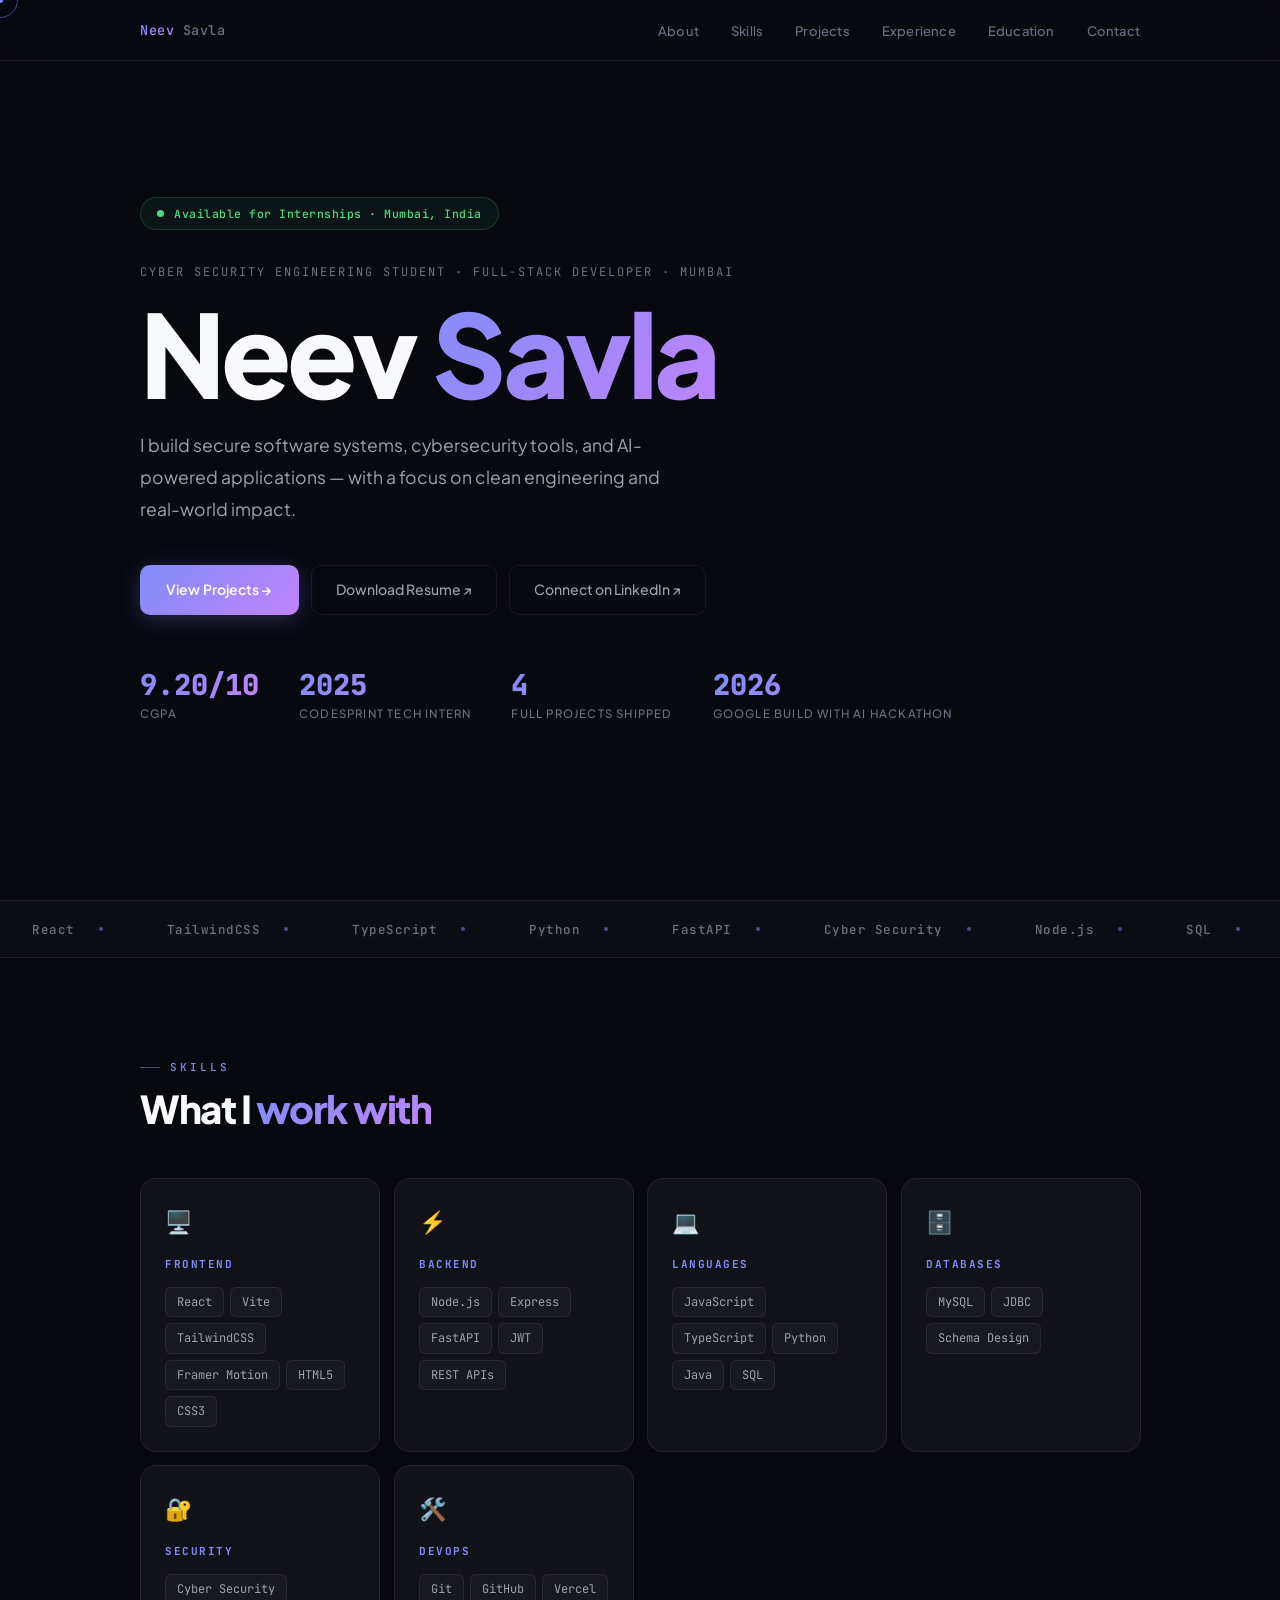
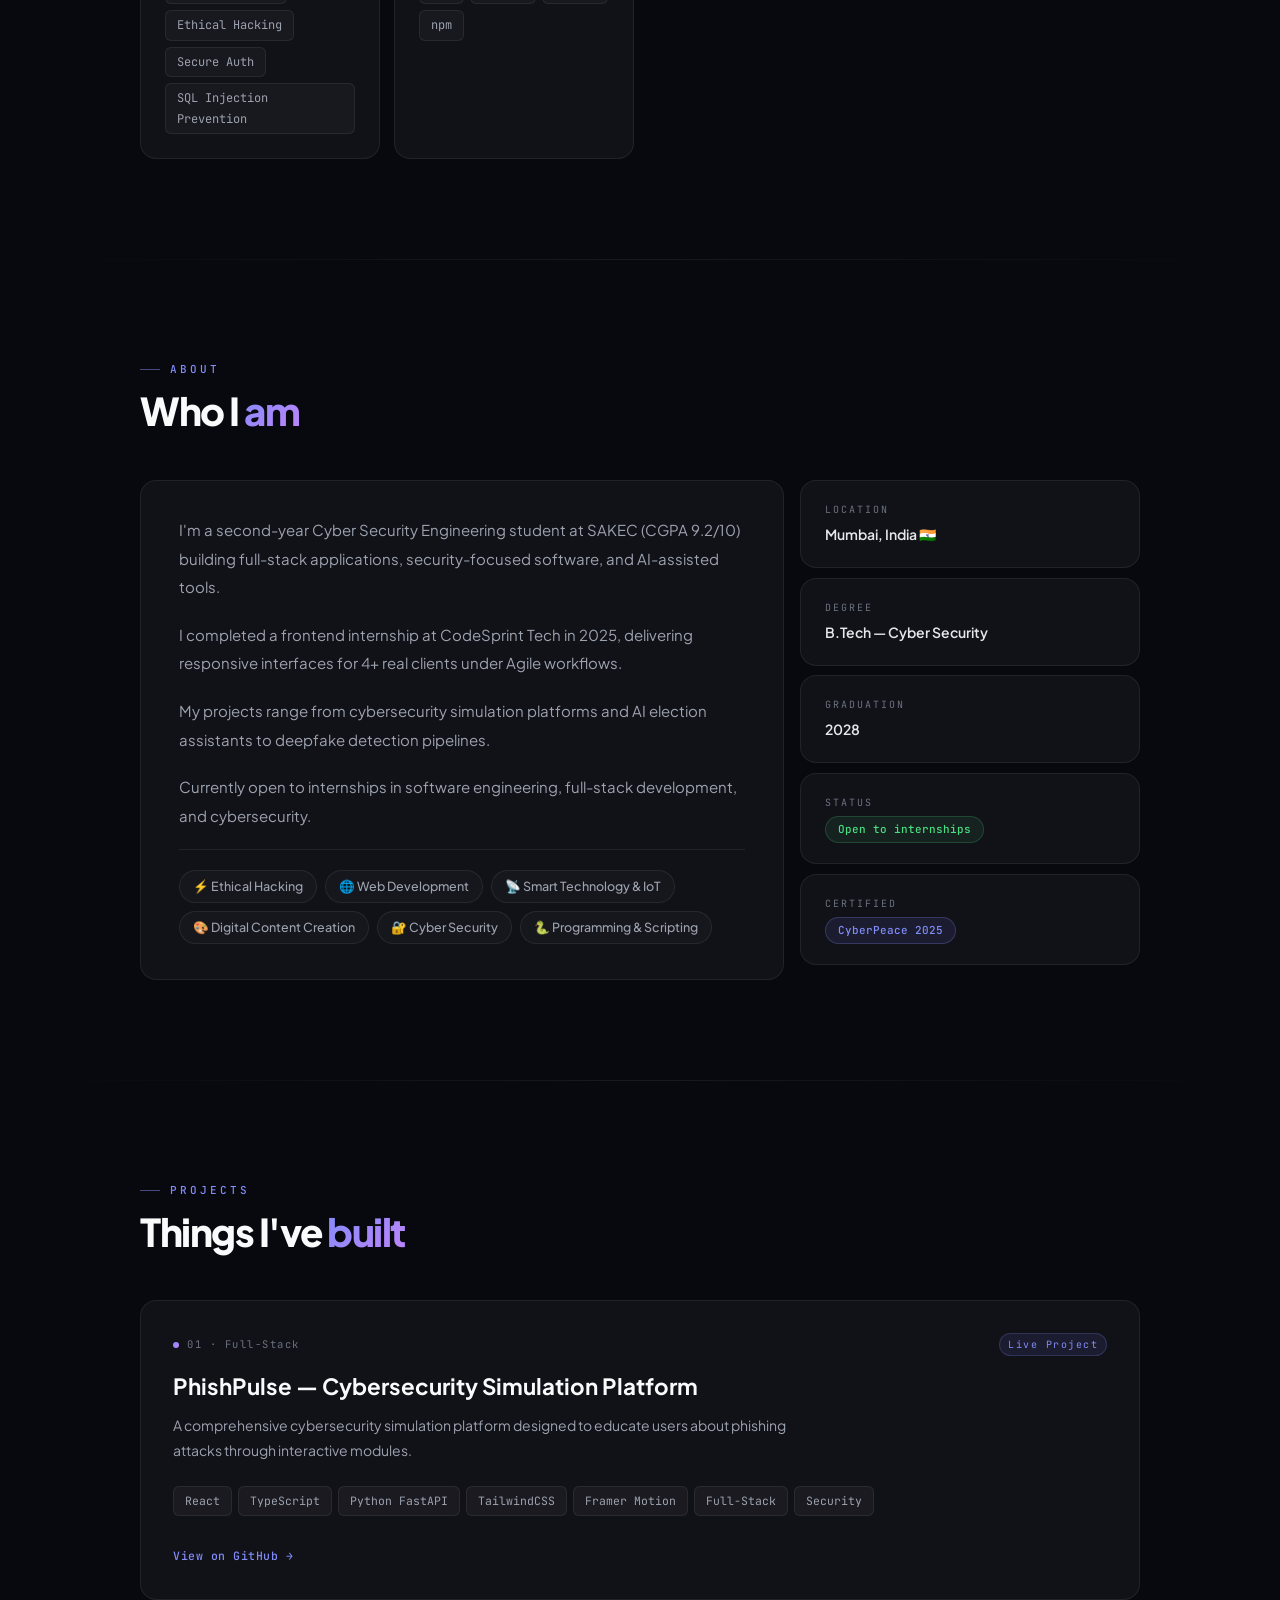
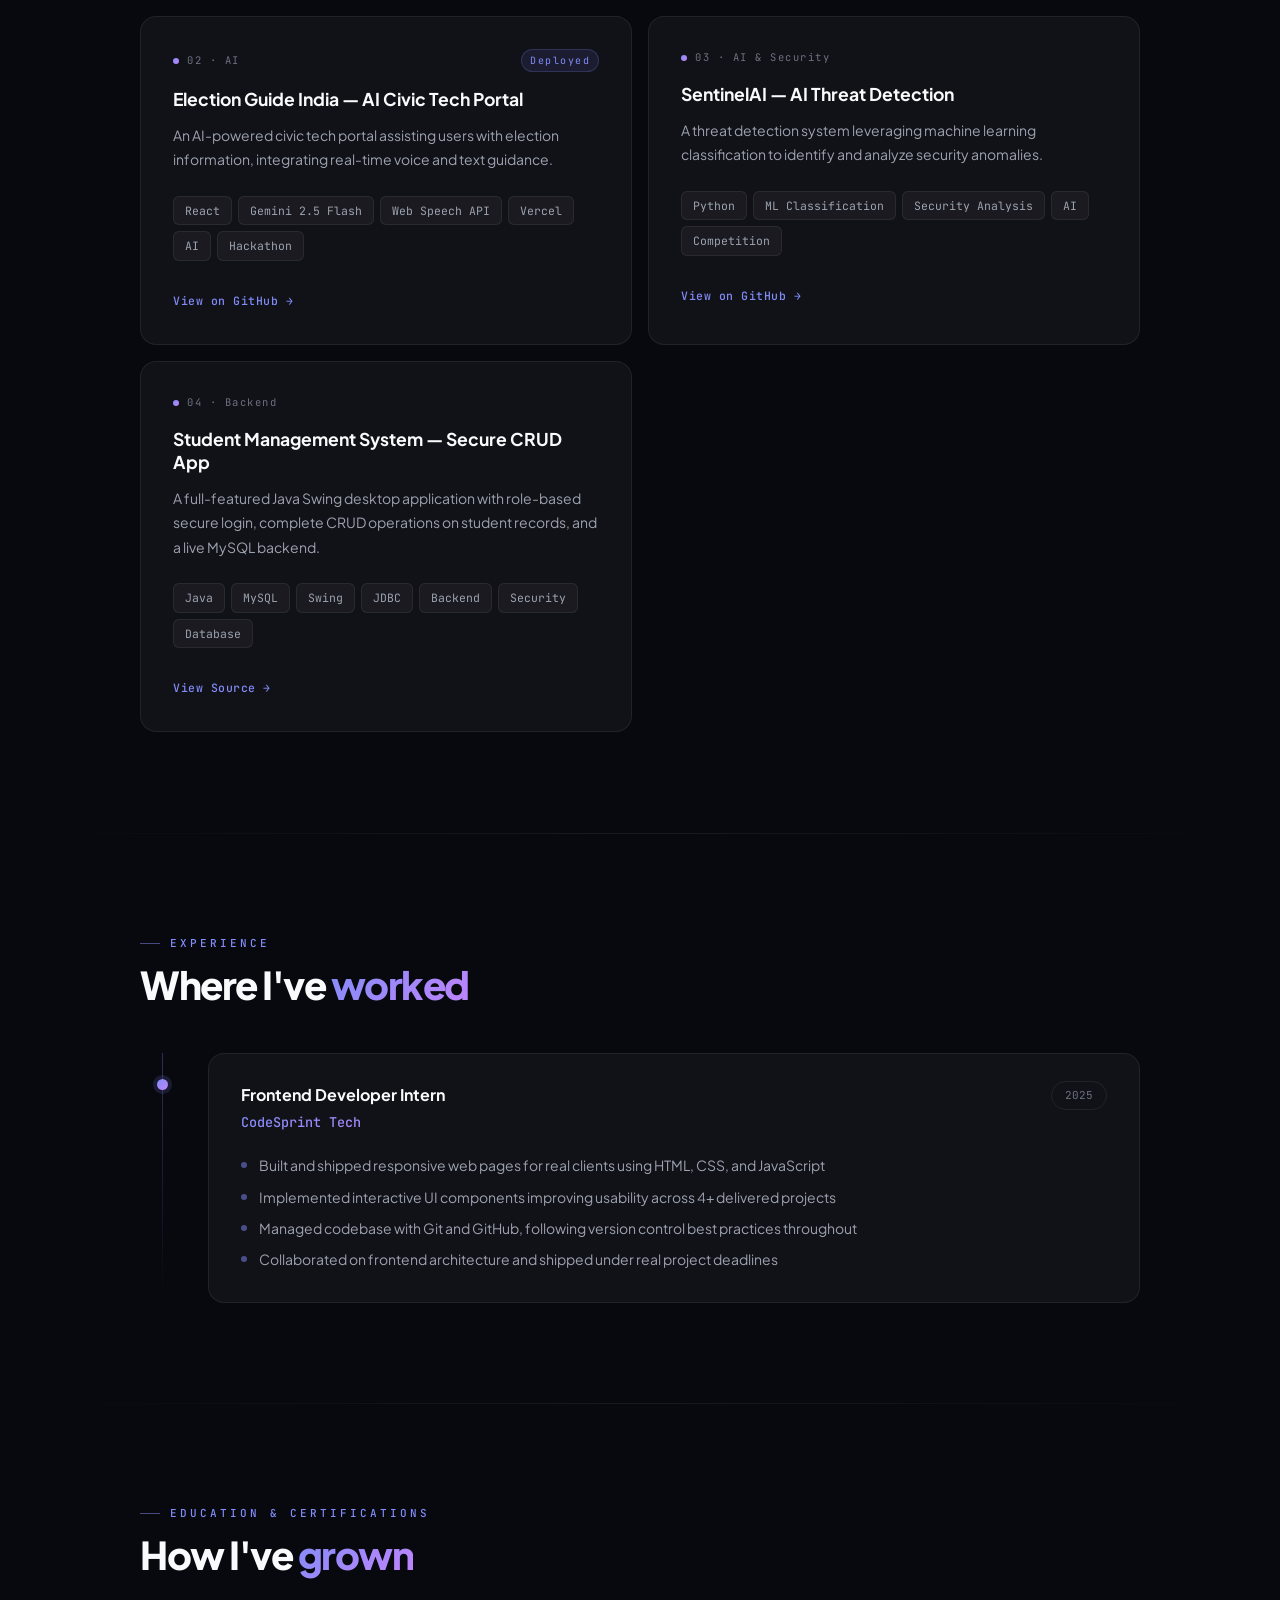
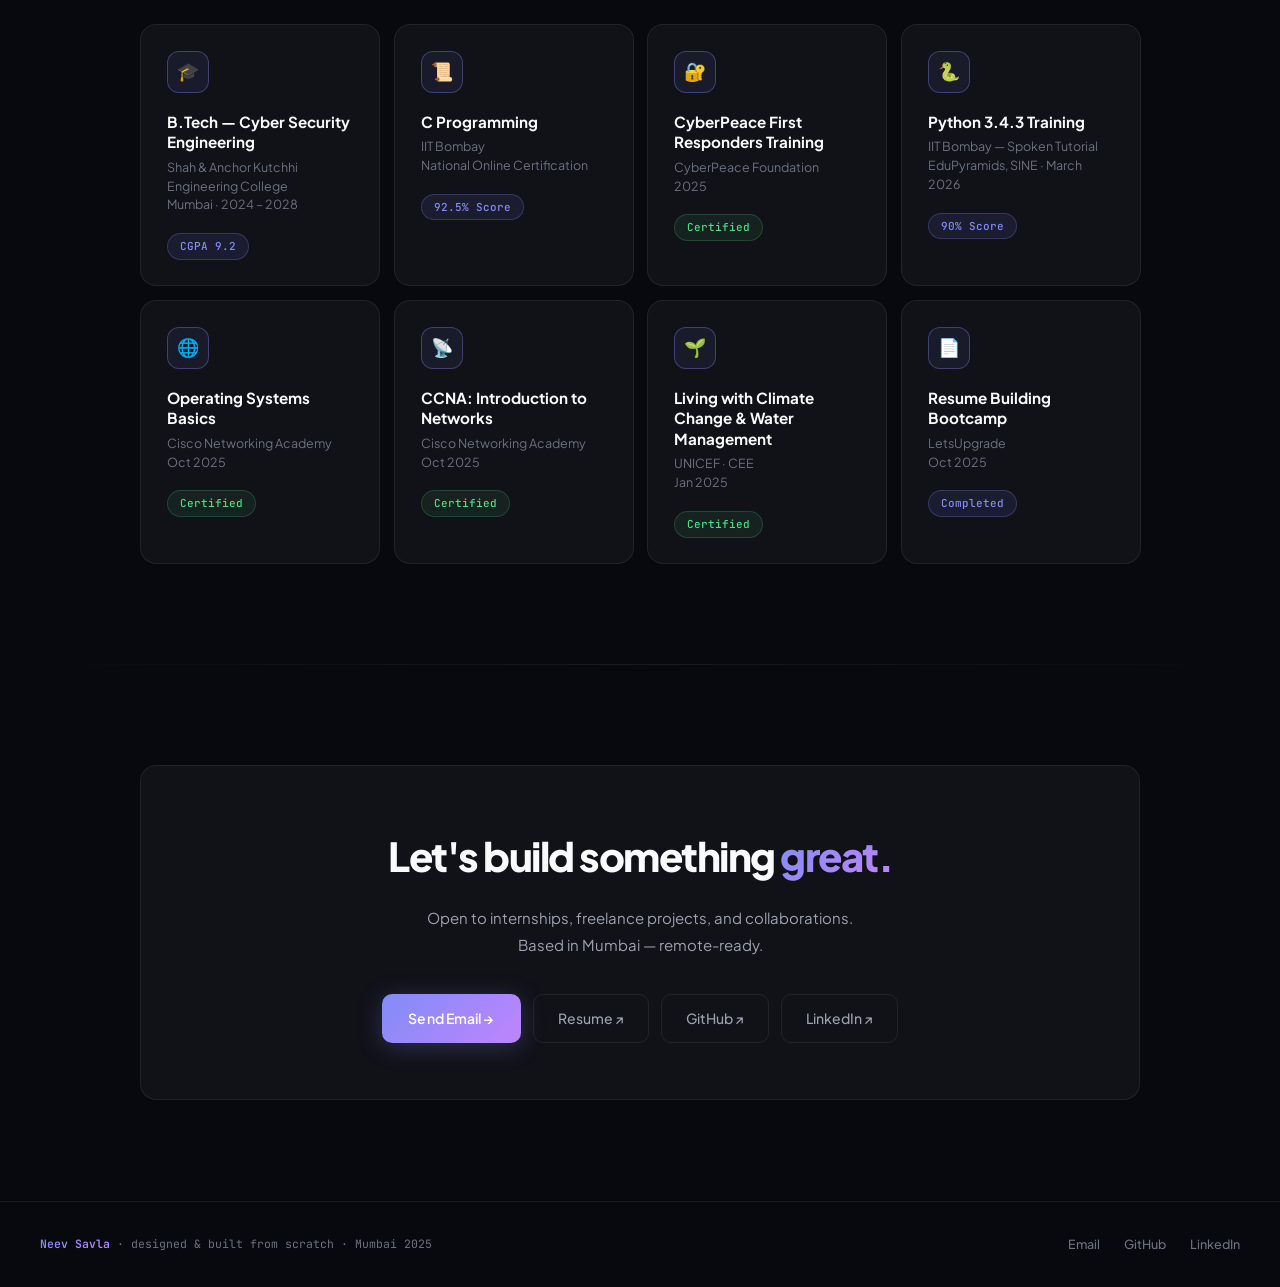
<file: live_index.html>
<!DOCTYPE html>
<html lang="en">

<head>
  <meta charset="UTF-8" />
  <meta name="viewport" content="width=device-width, initial-scale=1.0" />
  <link rel="icon" href="favicon.svg" type="image/svg+xml" />
  <title>Neev Savla — Cyber Security Engineering Student | Mumbai</title>
  <meta name="description"
    content="Neev Savla — Cyber Security Engineering student at SAKEC Mumbai. Building secure software systems, cybersecurity tools, and AI-powered applications. Open to internships." />
  <meta name="author" content="Neev Savla" />
  <meta name="keywords"
    content="Neev Savla, Cyber Security, Full-Stack Developer, SAKEC, Mumbai, Portfolio, Internship" />
  <meta name="robots" content="index, follow" />
  <meta property="og:title" content="Neev Savla — Cyber Security Engineering Student" />
  <meta property="og:description"
    content="Building secure software systems, cybersecurity tools, and AI-powered applications. Open to internships." />
  <meta property="og:type" content="website" />
  <meta property="og:url" content="https://neev21-alt.github.io/Portfolio/" />
  <meta name="twitter:card" content="summary_large_image" />
  <meta name="twitter:title" content="Neev Savla — Cyber Security Engineering Student" />

  <link rel="preconnect" href="https://fonts.googleapis.com" />
  <link rel="preconnect" href="https://fonts.gstatic.com" crossorigin />
  <link
    href="https://fonts.googleapis.com/css2?family=Plus+Jakarta+Sans:wght@300;400;500;600;700;800&family=JetBrains+Mono:wght@400;500&display=swap"
    rel="stylesheet" />
  <link rel="stylesheet" href="style.css" />
</head>

<body>

  <!-- Custom cursor -->
  <div id="cur-dot"></div>
  <div id="cur-ring"></div>

  <!-- Gradient blobs removed for better performance -->

  <!-- Scroll progress -->
  <div id="progress-bar" role="progressbar" aria-valuenow="0" aria-valuemin="0" aria-valuemax="100"></div>

  <!-- Back to top -->
  <button id="back-top" onclick="window.scrollTo({top:0,behavior:'smooth'})" aria-label="Back to top">↑</button>

  <!-- ══════════════ NAVIGATION ══════════════ -->
  <nav id="main-nav" role="navigation" aria-label="Main navigation">
    <div class="nav-inner">
      <a href="#home" class="nav-logo" aria-label="Home">
        <span class="gr">Neev</span><span class="dim"> Savla</span>
      </a>
      <ul class="nav-links" id="nav-links">
        <li><a href="#about">About</a></li>
        <li><a href="#skills">Skills</a></li>
        <li><a href="#projects">Projects</a></li>
        <li><a href="#experience">Experience</a></li>
        <li><a href="#education">Education</a></li>
        <li><a href="#contact">Contact</a></li>
      </ul>
      <button class="hamburger" id="hamburger" aria-label="Toggle menu" aria-expanded="false">
        <span></span><span></span><span></span>
      </button>
    </div>
    <div class="drawer" id="drawer" aria-hidden="true">
      <a href="#about"      onclick="closeDrawer()">About</a>
      <a href="#skills"     onclick="closeDrawer()">Skills</a>
      <a href="#projects"   onclick="closeDrawer()">Projects</a>
      <a href="#experience" onclick="closeDrawer()">Experience</a>
      <a href="#education"  onclick="closeDrawer()">Education</a>
      <a href="#contact"    onclick="closeDrawer()">Contact</a>
    </div>
  </nav>

  <!-- ══════════════ HERO ══════════════ -->
  <div class="container">
    <section class="hero" id="home">
      <div>
        <div class="hero-tag">
          <span class="dot-live"></span>
          Available for Internships · Mumbai, India
        </div>

        <div class="hero-eyebrow">Cyber Security Engineering Student · Full-Stack Developer · Mumbai</div>

        <h1>
          Neev <span class="gradient-text">Savla</span>
        </h1>

        <p class="hero-desc">
          I build secure software systems, cybersecurity tools, and AI-powered applications — with a focus on clean engineering and real-world impact.
        </p>

        <div class="hero-actions">
          <a href="#projects" class="btn-primary">View Projects →</a>
          <a href="resume.html" target="_blank" class="btn-ghost">Download Resume ↗</a>
          <a href="https://www.linkedin.com/in/neev-savla-bb09b632b" target="_blank" rel="noopener noreferrer" class="btn-ghost">Connect on LinkedIn ↗</a>
        </div>

        <div class="hero-stats">
          <div>
            <div class="stat-val" data-count="9.2" data-suffix="/10">9.2</div>
            <div class="stat-label">CGPA</div>
          </div>
          <div>
            <div class="stat-val" data-count="2025" data-suffix="">2025</div>
            <div class="stat-label">CodeSprint Tech Intern</div>
          </div>
          <div>
            <div class="stat-val" data-count="4" data-suffix="">4</div>
            <div class="stat-label">Full Projects Shipped</div>
          </div>
          <div>
            <div class="stat-val" data-count="2026" data-suffix="">2026</div>
            <div class="stat-label">Google Build with AI Hackathon</div>
          </div>
        </div>
      </div>
    </section>
  </div>

  <!-- ══════════════ SKILL MARQUEE ══════════════ -->
  <div class="marquee-section" aria-label="Skills">
    <div class="marquee-wrap">
      <div class="marquee-track" aria-hidden="true">
        <span class="marquee-item">React <span class="marquee-sep"></span></span>
        <span class="marquee-item">TailwindCSS <span class="marquee-sep"></span></span>
        <span class="marquee-item">TypeScript <span class="marquee-sep"></span></span>
        <span class="marquee-item">Python <span class="marquee-sep"></span></span>
        <span class="marquee-item">FastAPI <span class="marquee-sep"></span></span>
        <span class="marquee-item">Cyber Security <span class="marquee-sep"></span></span>
        <span class="marquee-item">Node.js <span class="marquee-sep"></span></span>
        <span class="marquee-item">SQL <span class="marquee-sep"></span></span>
        <span class="marquee-item">Java <span class="marquee-sep"></span></span>
        <span class="marquee-item">Vercel <span class="marquee-sep"></span></span>
        <span class="marquee-item">Git &amp; GitHub <span class="marquee-sep"></span></span>
        <!-- duplicate for seamless loop -->
        <span class="marquee-item">React <span class="marquee-sep"></span></span>
        <span class="marquee-item">TailwindCSS <span class="marquee-sep"></span></span>
        <span class="marquee-item">TypeScript <span class="marquee-sep"></span></span>
        <span class="marquee-item">Python <span class="marquee-sep"></span></span>
        <span class="marquee-item">FastAPI <span class="marquee-sep"></span></span>
        <span class="marquee-item">Cyber Security <span class="marquee-sep"></span></span>
        <span class="marquee-item">Node.js <span class="marquee-sep"></span></span>
        <span class="marquee-item">SQL <span class="marquee-sep"></span></span>
        <span class="marquee-item">Java <span class="marquee-sep"></span></span>
        <span class="marquee-item">Vercel <span class="marquee-sep"></span></span>
        <span class="marquee-item">Git &amp; GitHub <span class="marquee-sep"></span></span>
      </div>
    </div>
  </div>

  <!-- ══════════════ SKILLS ══════════════ -->
  <div class="container" id="skills">
    <section>
      <div class="reveal">
        <div class="sec-eye">Skills</div>
        <div class="sec-head">What I <span>work with</span></div>
      </div>
      <div class="sk-grid stagger reveal">

        <div class="card sk-card tilt">
          <div class="sk-icon">🖥️</div>
          <div class="sk-cat">Frontend</div>
          <div class="sk-chips">
            <span class="sk-chip">React</span>
            <span class="sk-chip">Vite</span>
            <span class="sk-chip">TailwindCSS</span>
            <span class="sk-chip">Framer Motion</span>
            <span class="sk-chip">HTML5</span>
            <span class="sk-chip">CSS3</span>
          </div>
        </div>

        <div class="card sk-card tilt">
          <div class="sk-icon">⚡</div>
          <div class="sk-cat">Backend</div>
          <div class="sk-chips">
            <span class="sk-chip">Node.js</span>
            <span class="sk-chip">Express</span>
            <span class="sk-chip">FastAPI</span>
            <span class="sk-chip">JWT</span>
            <span class="sk-chip">REST APIs</span>
          </div>
        </div>

        <div class="card sk-card tilt">
          <div class="sk-icon">💻</div>
          <div class="sk-cat">Languages</div>
          <div class="sk-chips">
            <span class="sk-chip">JavaScript</span>
            <span class="sk-chip">TypeScript</span>
            <span class="sk-chip">Python</span>
            <span class="sk-chip">Java</span>
            <span class="sk-chip">SQL</span>
          </div>
        </div>

        <div class="card sk-card tilt">
          <div class="sk-icon">🗄️</div>
          <div class="sk-cat">Databases</div>
          <div class="sk-chips">
            <span class="sk-chip">MySQL</span>
            <span class="sk-chip">JDBC</span>
            <span class="sk-chip">Schema Design</span>
          </div>
        </div>

        <div class="card sk-card tilt">
          <div class="sk-icon">🔐</div>
          <div class="sk-cat">Security</div>
          <div class="sk-chips">
            <span class="sk-chip">Cyber Security</span>
            <span class="sk-chip">Ethical Hacking</span>
            <span class="sk-chip">Secure Auth</span>
            <span class="sk-chip">SQL Injection Prevention</span>
          </div>
        </div>

        <div class="card sk-card tilt">
          <div class="sk-icon">🛠️</div>
          <div class="sk-cat">DevOps</div>
          <div class="sk-chips">
            <span class="sk-chip">Git</span>
            <span class="sk-chip">GitHub</span>
            <span class="sk-chip">Vercel</span>
            <span class="sk-chip">npm</span>
          </div>
        </div>

      </div>
    </section>
  </div>

  <div class="divider"></div>

  <!-- ══════════════ ABOUT ══════════════ -->
  <div class="container" id="about">
    <section>
      <div class="reveal">
        <div class="sec-eye">About</div>
        <div class="sec-head">Who I <span>am</span></div>
      </div>
      <div class="about-wrapper reveal">
        <div class="card about-main tilt">
          <p class="about-text">
            I'm a second-year Cyber Security Engineering student at SAKEC (CGPA 9.2/10) building full-stack applications, security-focused software, and AI-assisted tools.
          </p>
          <p class="about-text">
            I completed a frontend internship at CodeSprint Tech in 2025, delivering responsive interfaces for 4+ real clients under Agile workflows.
          </p>
          <p class="about-text">
            My projects range from cybersecurity simulation platforms and AI election assistants to deepfake detection pipelines.
          </p>
          <p class="about-text">
            Currently open to internships in software engineering, full-stack development, and cybersecurity.
          </p>
          <div class="interests-strip">
            <span class="int-chip">⚡ Ethical Hacking</span>
            <span class="int-chip">🌐 Web Development</span>
            <span class="int-chip">📡 Smart Technology &amp; IoT</span>
            <span class="int-chip">🎨 Digital Content Creation</span>
            <span class="int-chip">🔐 Cyber Security</span>
            <span class="int-chip">🐍 Programming &amp; Scripting</span>
          </div>
        </div>
        <div class="about-info">
          <div class="card info-tile tilt">
            <div class="info-label">Location</div>
            <div class="info-value">Mumbai, India 🇮🇳</div>
          </div>
          <div class="card info-tile tilt">
            <div class="info-label">Degree</div>
            <div class="info-value">B.Tech — Cyber Security</div>
          </div>
          <div class="card info-tile tilt">
            <div class="info-label">Graduation</div>
            <div class="info-value">2028</div>
          </div>
          <div class="card info-tile tilt">
            <div class="info-label">Status</div>
            <div class="info-value"><span class="pill">Open to internships</span></div>
          </div>
          <div class="card info-tile tilt">
            <div class="info-label">Certified</div>
            <div class="info-value"><span class="pill-accent pill">CyberPeace 2025</span></div>
          </div>
        </div>
      </div>
    </section>
  </div>

  <div class="divider"></div>

  <!-- ══════════════ PROJECTS ══════════════ -->
  <div class="container" id="projects">
    <section>
      <div class="reveal">
        <div class="sec-eye">Projects</div>
        <div class="sec-head">Things I've <span>built</span></div>
      </div>

      <div class="proj-grid stagger reveal">

        <!-- Featured -->
        <div class="card proj-card featured tilt">
          <div class="proj-num">
            <span class="proj-dot"></span>
            01 · Full-Stack
            <span class="proj-badge">Live Project</span>
          </div>
          <div class="proj-title">PhishPulse — Cybersecurity Simulation Platform</div>
          <div class="proj-desc">
            A comprehensive cybersecurity simulation platform designed to educate users about phishing attacks through interactive modules.
          </div>
          <div class="proj-tags">
            <span class="tag">React</span><span class="tag">TypeScript</span>
            <span class="tag">Python FastAPI</span><span class="tag">TailwindCSS</span><span class="tag">Framer Motion</span>
            <span class="tag">Full-Stack</span><span class="tag">Security</span>
          </div>
          <a href="https://github.com/neev21-alt/PhishPulse" target="_blank" rel="noopener noreferrer"
            class="proj-link" aria-label="View on GitHub">
            View on GitHub →
          </a>
        </div>

        <!-- Card 2 -->
        <div class="card proj-card tilt">
          <div class="proj-num">
            <span class="proj-dot"></span>
            02 · AI
            <span class="proj-badge">Deployed</span>
          </div>
          <div class="proj-title">Election Guide India — AI Civic Tech Portal</div>
          <div class="proj-desc">
            An AI-powered civic tech portal assisting users with election information, integrating real-time voice and text guidance.
          </div>
          <div class="proj-tags">
            <span class="tag">React</span><span class="tag">Gemini 2.5 Flash</span>
            <span class="tag">Web Speech API</span><span class="tag">Vercel</span>
            <span class="tag">AI</span><span class="tag">Hackathon</span>
          </div>
          <a href="https://github.com/neev21-alt/Election-Guide-India" target="_blank" rel="noopener noreferrer" class="proj-link">View on GitHub →</a>
        </div>

        <!-- Card 3 -->
        <div class="card proj-card tilt">
          <div class="proj-num">
            <span class="proj-dot"></span>
            03 · AI & Security
          </div>
          <div class="proj-title">SentinelAI — AI Threat Detection</div>
          <div class="proj-desc">
            A threat detection system leveraging machine learning classification to identify and analyze security anomalies.
          </div>
          <div class="proj-tags">
            <span class="tag">Python</span><span class="tag">ML Classification</span>
            <span class="tag">Security Analysis</span><span class="tag">AI</span>
            <span class="tag">Competition</span>
          </div>
          <a href="https://github.com/neev21-alt" target="_blank" rel="noopener noreferrer" class="proj-link">View on GitHub →</a>
        </div>

        <!-- Card 4 -->
        <div class="card proj-card tilt">
          <div class="proj-num">
            <span class="proj-dot"></span>
            04 · Backend
          </div>
          <div class="proj-title">Student Management System — Secure CRUD App</div>
          <div class="proj-desc">
            A full-featured Java Swing desktop application with role-based secure login, complete CRUD operations on student records, and a live MySQL backend.
          </div>
          <div class="proj-tags">
            <span class="tag">Java</span><span class="tag">MySQL</span>
            <span class="tag">Swing</span><span class="tag">JDBC</span>
            <span class="tag">Backend</span><span class="tag">Security</span><span class="tag">Database</span>
          </div>
          <a href="https://github.com/neev21-alt/Student-Management-System" target="_blank" rel="noopener noreferrer" class="proj-link">View Source →</a>
        </div>

      </div>
    </section>
  </div>

  <div class="divider"></div>

  <!-- ══════════════ EXPERIENCE ══════════════ -->
  <div class="container" id="experience">
    <section>
      <div class="reveal">
        <div class="sec-eye">Experience</div>
        <div class="sec-head">Where I've <span>worked</span></div>
      </div>
      <div class="timeline reveal">
        <div class="tl-item">
          <div class="tl-dot-wrap">
            <div class="tl-dot"></div>
          </div>
          <div class="card tl-card tilt">
            <div class="tl-head">
              <div>
                <div class="tl-role">Frontend Developer Intern</div>
                <div class="tl-company">CodeSprint Tech</div>
              </div>
              <div class="tl-date">2025</div>
            </div>
            <ul class="tl-list">
              <li>Built and shipped responsive web pages for real clients using HTML, CSS, and JavaScript</li>
              <li>Implemented interactive UI components improving usability across 4+ delivered projects</li>
              <li>Managed codebase with Git and GitHub, following version control best practices throughout</li>
              <li>Collaborated on frontend architecture and shipped under real project deadlines</li>
            </ul>
          </div>
        </div>
      </div>
    </section>
  </div>

  <div class="divider"></div>

  <!-- ══════════════ EDUCATION ══════════════ -->
  <div class="container" id="education">
    <section>
      <div class="reveal">
        <div class="sec-eye">Education & Certifications</div>
        <div class="sec-head">How I've <span>grown</span></div>
      </div>
      <div class="edu-grid stagger reveal">

        <div class="card edu-card tilt">
          <div class="edu-icon">🎓</div>
          <div class="edu-title">B.Tech — Cyber Security Engineering</div>
          <div class="edu-inst">Shah &amp; Anchor Kutchhi Engineering College<br>Mumbai · 2024 – 2028</div>
          <span class="pill-accent pill">CGPA 9.2</span>
        </div>

        <div class="card edu-card tilt">
          <div class="edu-icon">📜</div>
          <div class="edu-title">C Programming</div>
          <div class="edu-inst">IIT Bombay<br>National Online Certification</div>
          <span class="pill-accent pill">92.5% Score</span>
        </div>

        <div class="card edu-card tilt">
          <div class="edu-icon">🔐</div>
          <div class="edu-title">CyberPeace First Responders Training</div>
          <div class="edu-inst">CyberPeace Foundation<br>2025</div>
          <span class="pill" style="background:rgba(74,222,128,0.08);color:var(--green);border-color:rgba(74,222,128,0.2)">Certified</span>
        </div>

        <div class="card edu-card tilt">
          <div class="edu-icon">🐍</div>
          <div class="edu-title">Python 3.4.3 Training</div>
          <div class="edu-inst">IIT Bombay — Spoken Tutorial<br>EduPyramids, SINE · March 2026</div>
          <span class="pill-accent pill">90% Score</span>
        </div>

        <div class="card edu-card tilt">
          <div class="edu-icon">🌐</div>
          <div class="edu-title">Operating Systems Basics</div>
          <div class="edu-inst">Cisco Networking Academy<br>Oct 2025</div>
          <span class="pill" style="background:rgba(74,222,128,0.08);color:var(--green);border-color:rgba(74,222,128,0.2)">Certified</span>
        </div>

        <div class="card edu-card tilt">
          <div class="edu-icon">📡</div>
          <div class="edu-title">CCNA: Introduction to Networks</div>
          <div class="edu-inst">Cisco Networking Academy<br>Oct 2025</div>
          <span class="pill" style="background:rgba(74,222,128,0.08);color:var(--green);border-color:rgba(74,222,128,0.2)">Certified</span>
        </div>

        <div class="card edu-card tilt">
          <div class="edu-icon">🌱</div>
          <div class="edu-title">Living with Climate Change &amp; Water Management</div>
          <div class="edu-inst">UNICEF · CEE<br>Jan 2025</div>
          <span class="pill" style="background:rgba(74,222,128,0.08);color:var(--green);border-color:rgba(74,222,128,0.2)">Certified</span>
        </div>

        <div class="card edu-card tilt">
          <div class="edu-icon">📄</div>
          <div class="edu-title">Resume Building Bootcamp</div>
          <div class="edu-inst">LetsUpgrade<br>Oct 2025</div>
          <span class="pill-accent pill">Completed</span>
        </div>

      </div>
    </section>
  </div>

  <div class="divider"></div>

  <!-- ══════════════ CONTACT ══════════════ -->
  <div class="container" id="contact">
    <section>
      <div class="card contact-card tilt reveal">
        <h2>Let's build something <span class="gradient-text">great.</span></h2>
        <p>Open to internships, freelance projects, and collaborations. Based in Mumbai — remote-ready.</p>
        <div class="contact-actions">
          <a href="mailto:neev.savla24@sakec.ac.in" class="btn-primary" aria-label="Send email">Send Email →</a>
          <a href="resume.html" target="_blank" target="_blank" class="btn-ghost" aria-label="Download resume">Resume ↗</a>
          <a href="https://github.com/neev21-alt" target="_blank" rel="noopener noreferrer" class="btn-ghost"
            aria-label="GitHub">GitHub ↗</a>
          <a href="https://www.linkedin.com/in/neev-savla-bb09b632b" target="_blank" rel="noopener noreferrer"
            class="btn-ghost" aria-label="LinkedIn">LinkedIn ↗</a>
        </div>
      </div>
    </section>
  </div>

  <!-- ══════════════ FOOTER ══════════════ -->
  <footer>
    <div class="footer-left">
      <span>Neev Savla</span> · designed &amp; built from scratch · Mumbai 2025
    </div>
    <div class="footer-links">
      <a href="mailto:neev.savla24@sakec.ac.in">Email</a>
      <a href="https://github.com/neev21-alt" target="_blank" rel="noopener noreferrer">GitHub</a>
      <a href="https://www.linkedin.com/in/neev-savla-bb09b632b" target="_blank" rel="noopener noreferrer">LinkedIn</a>
    </div>
  </footer>
  <script src="script.js" defer></script>
</body>

</html>
</file>
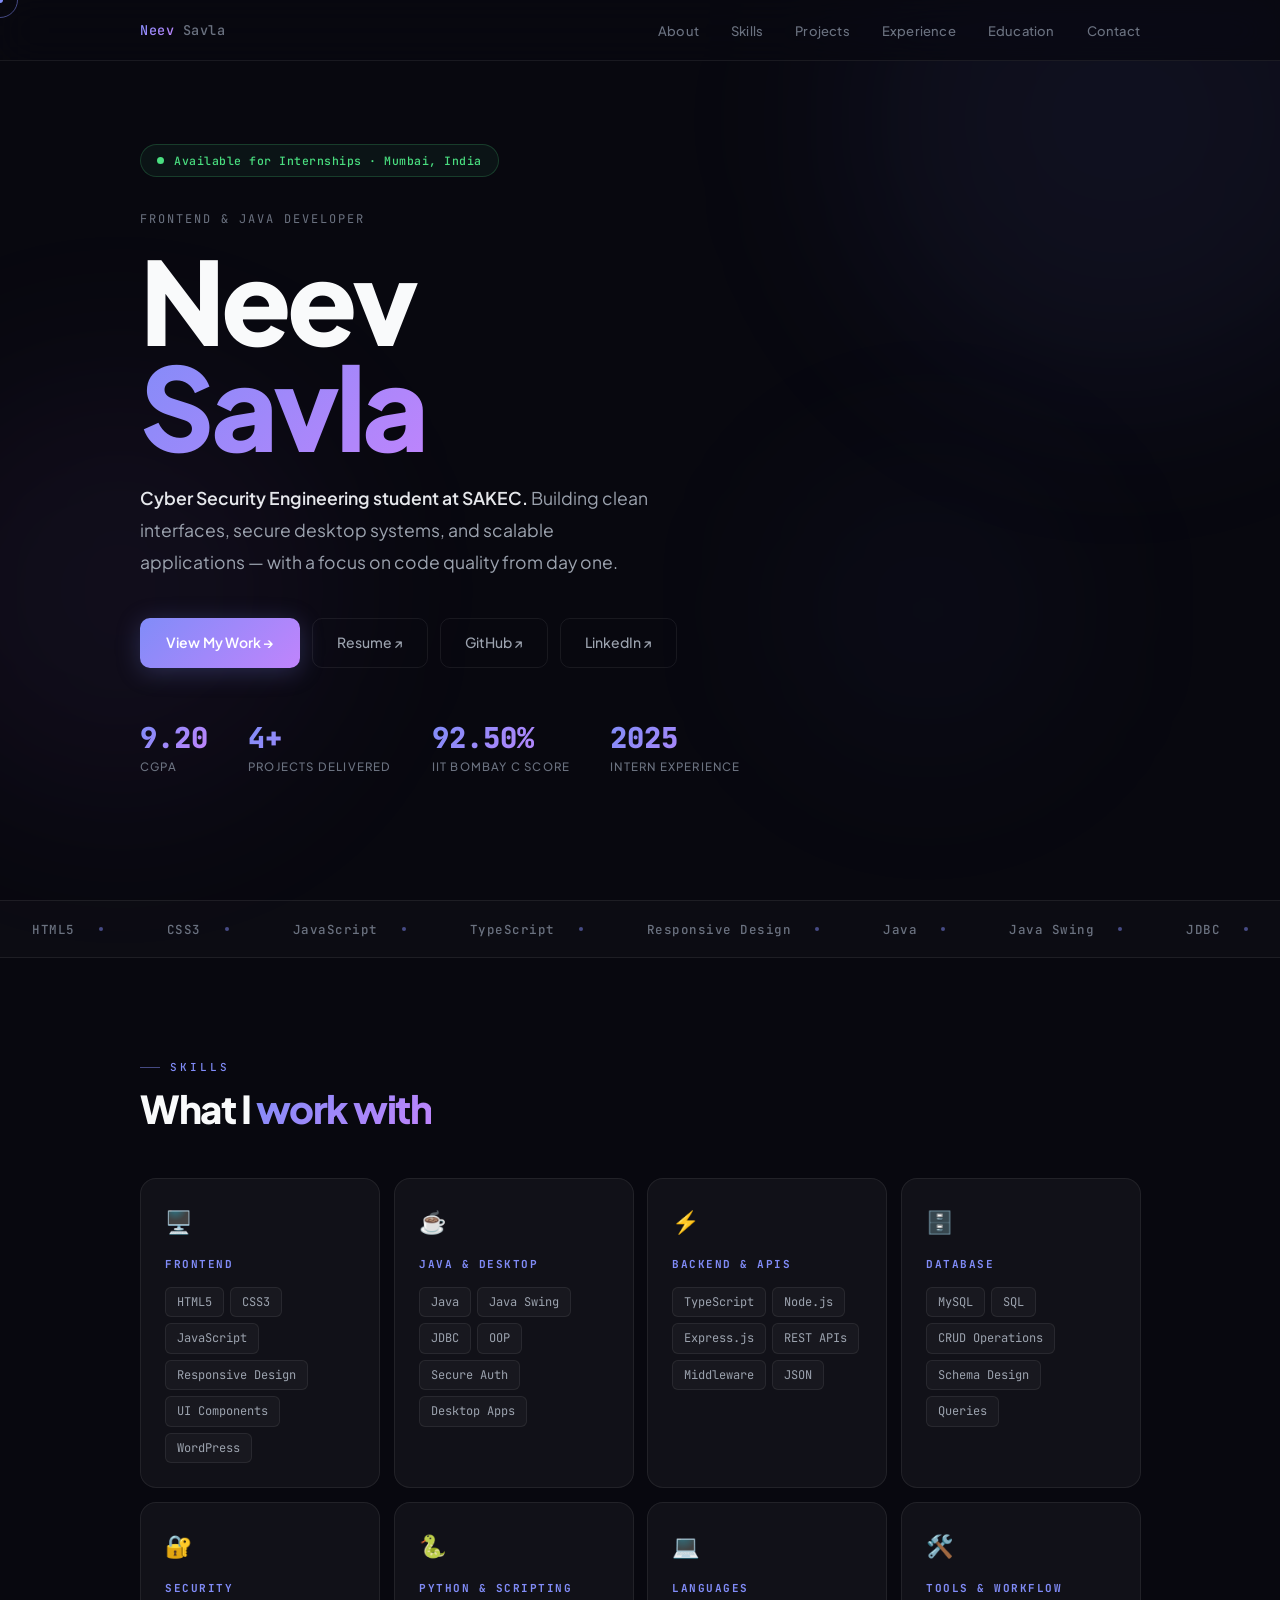
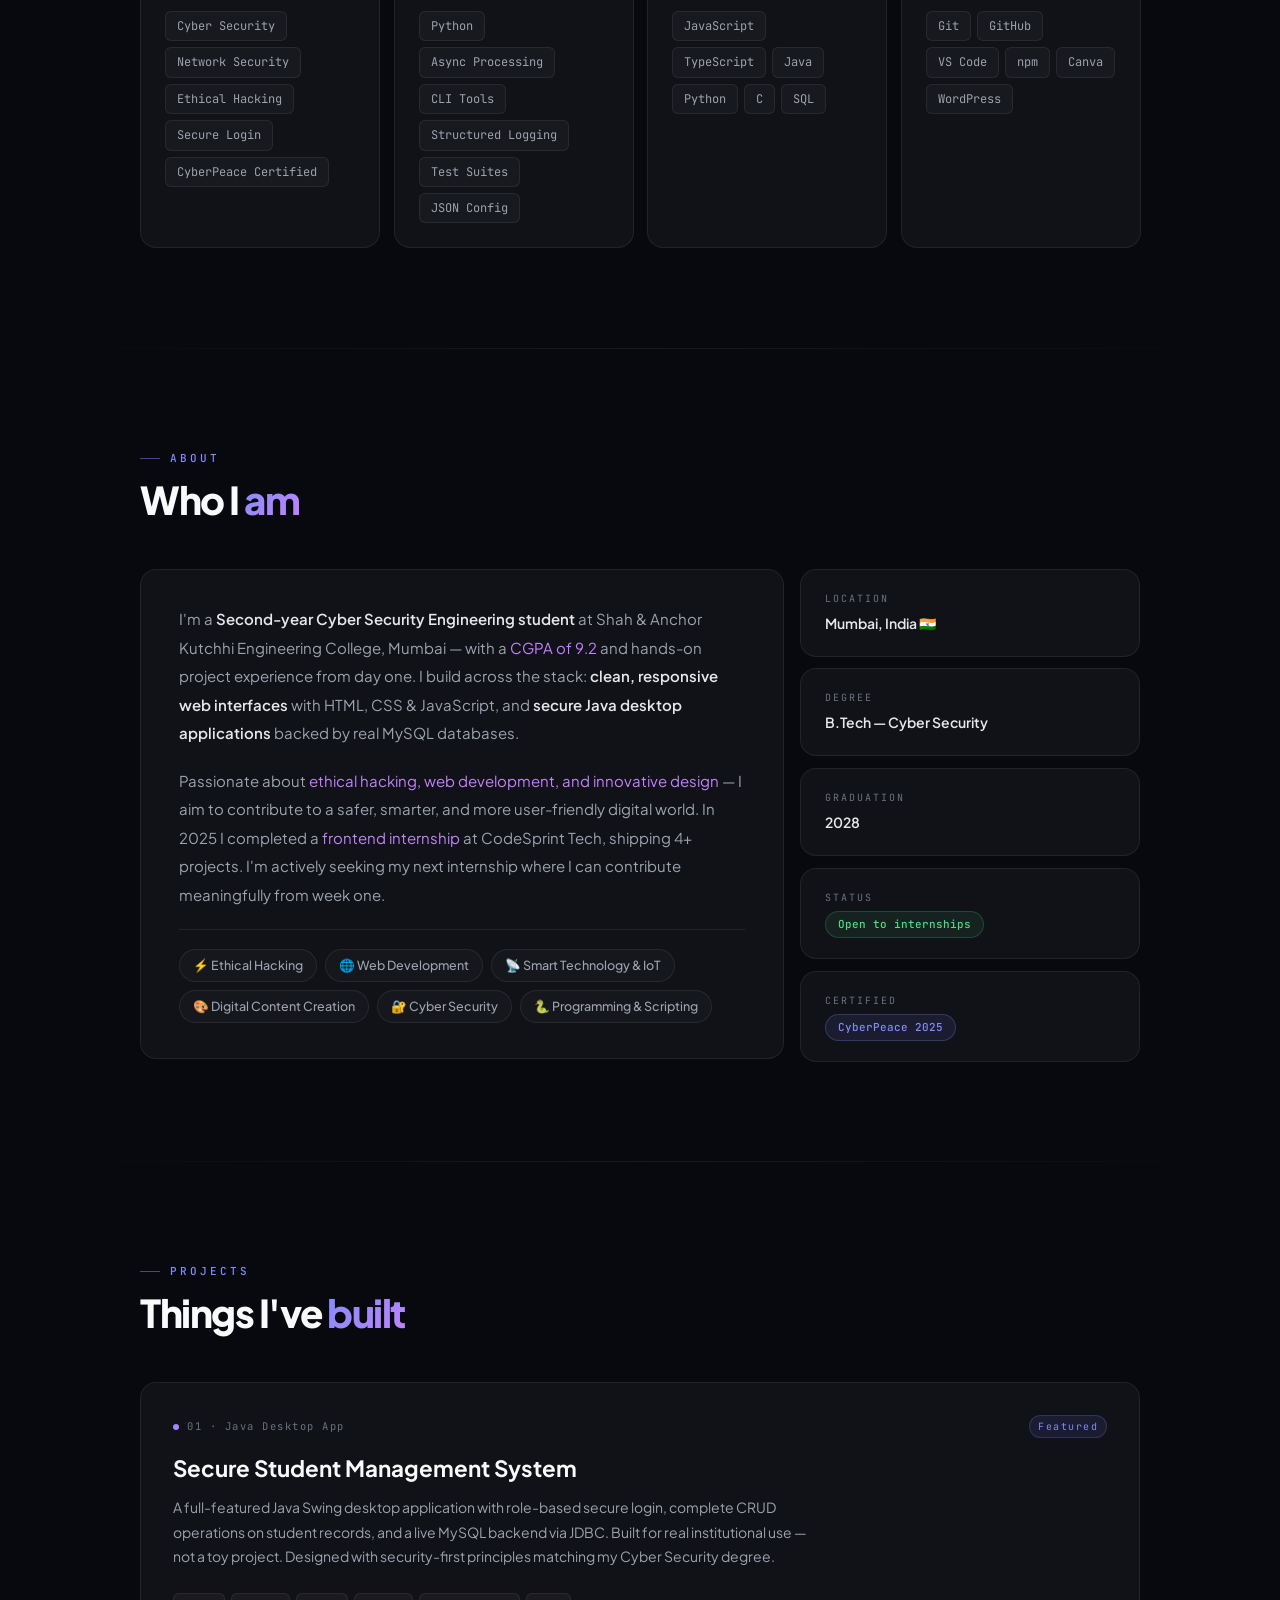
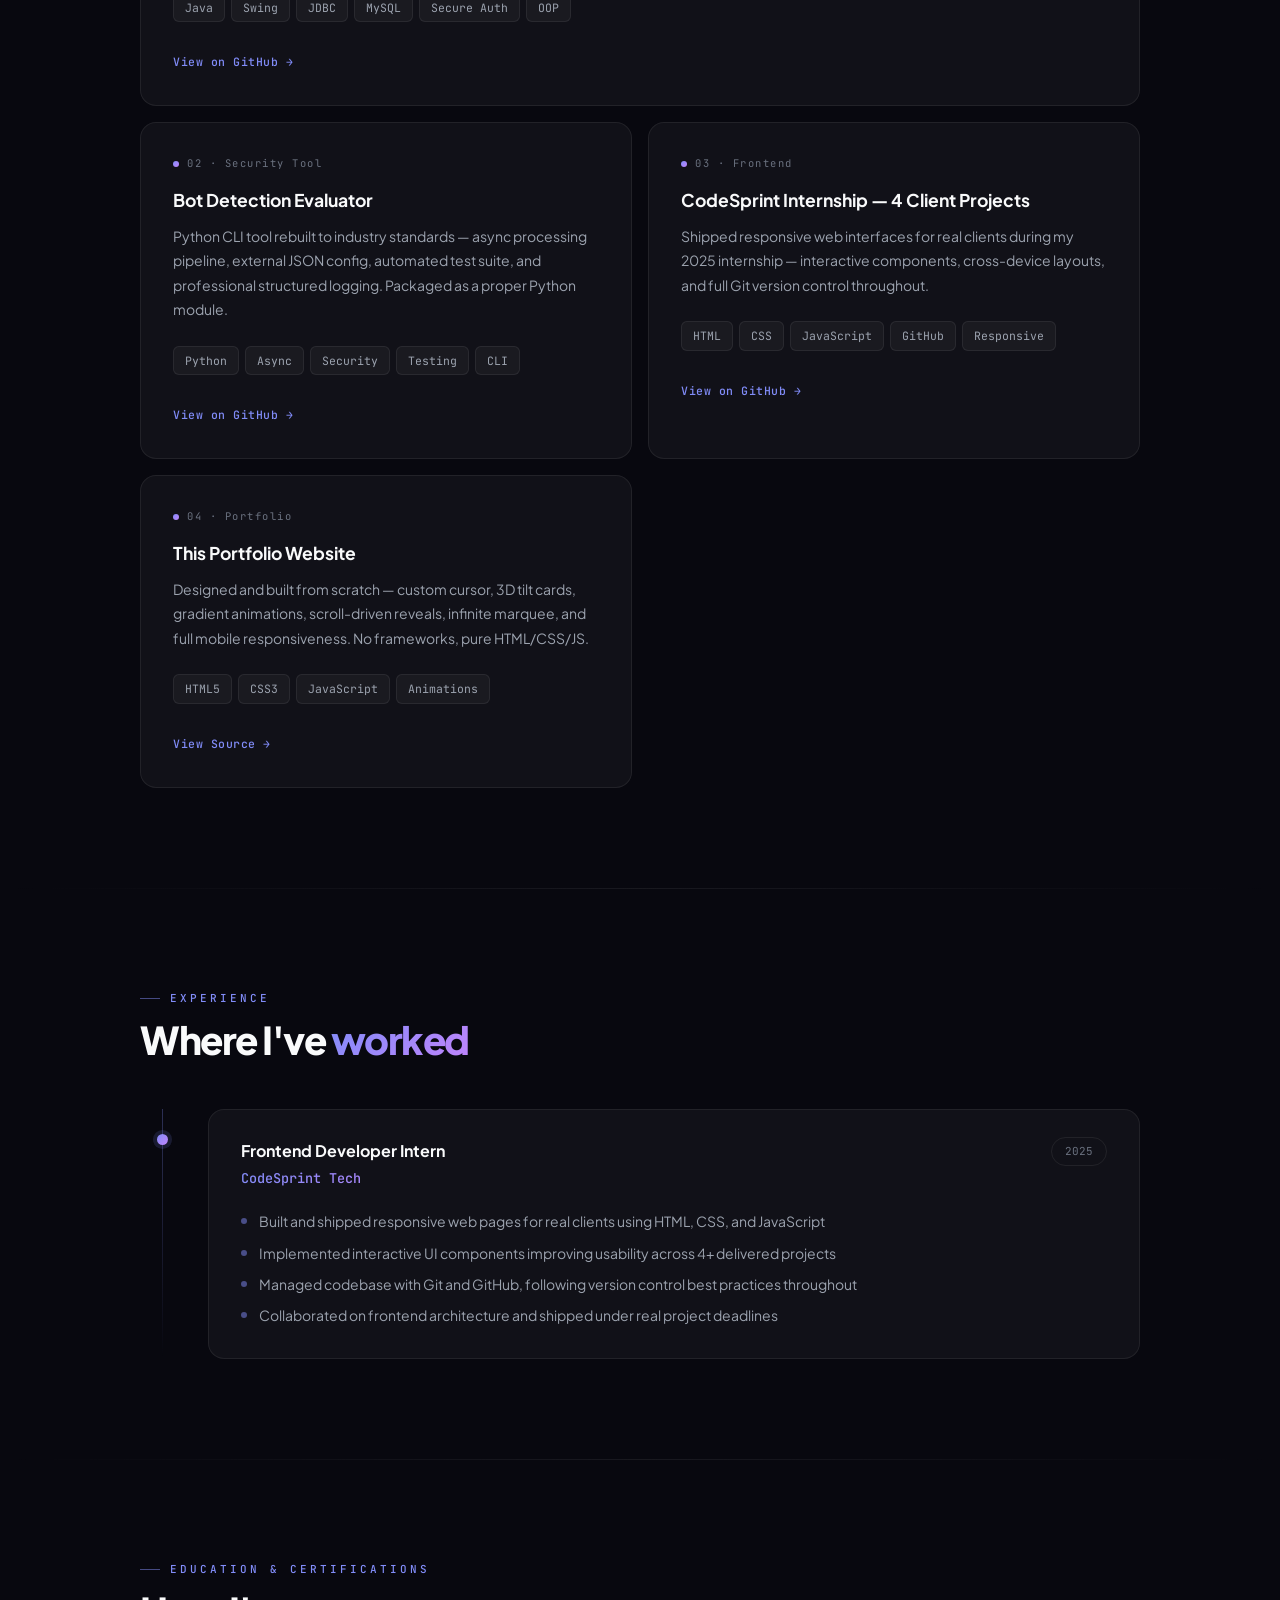
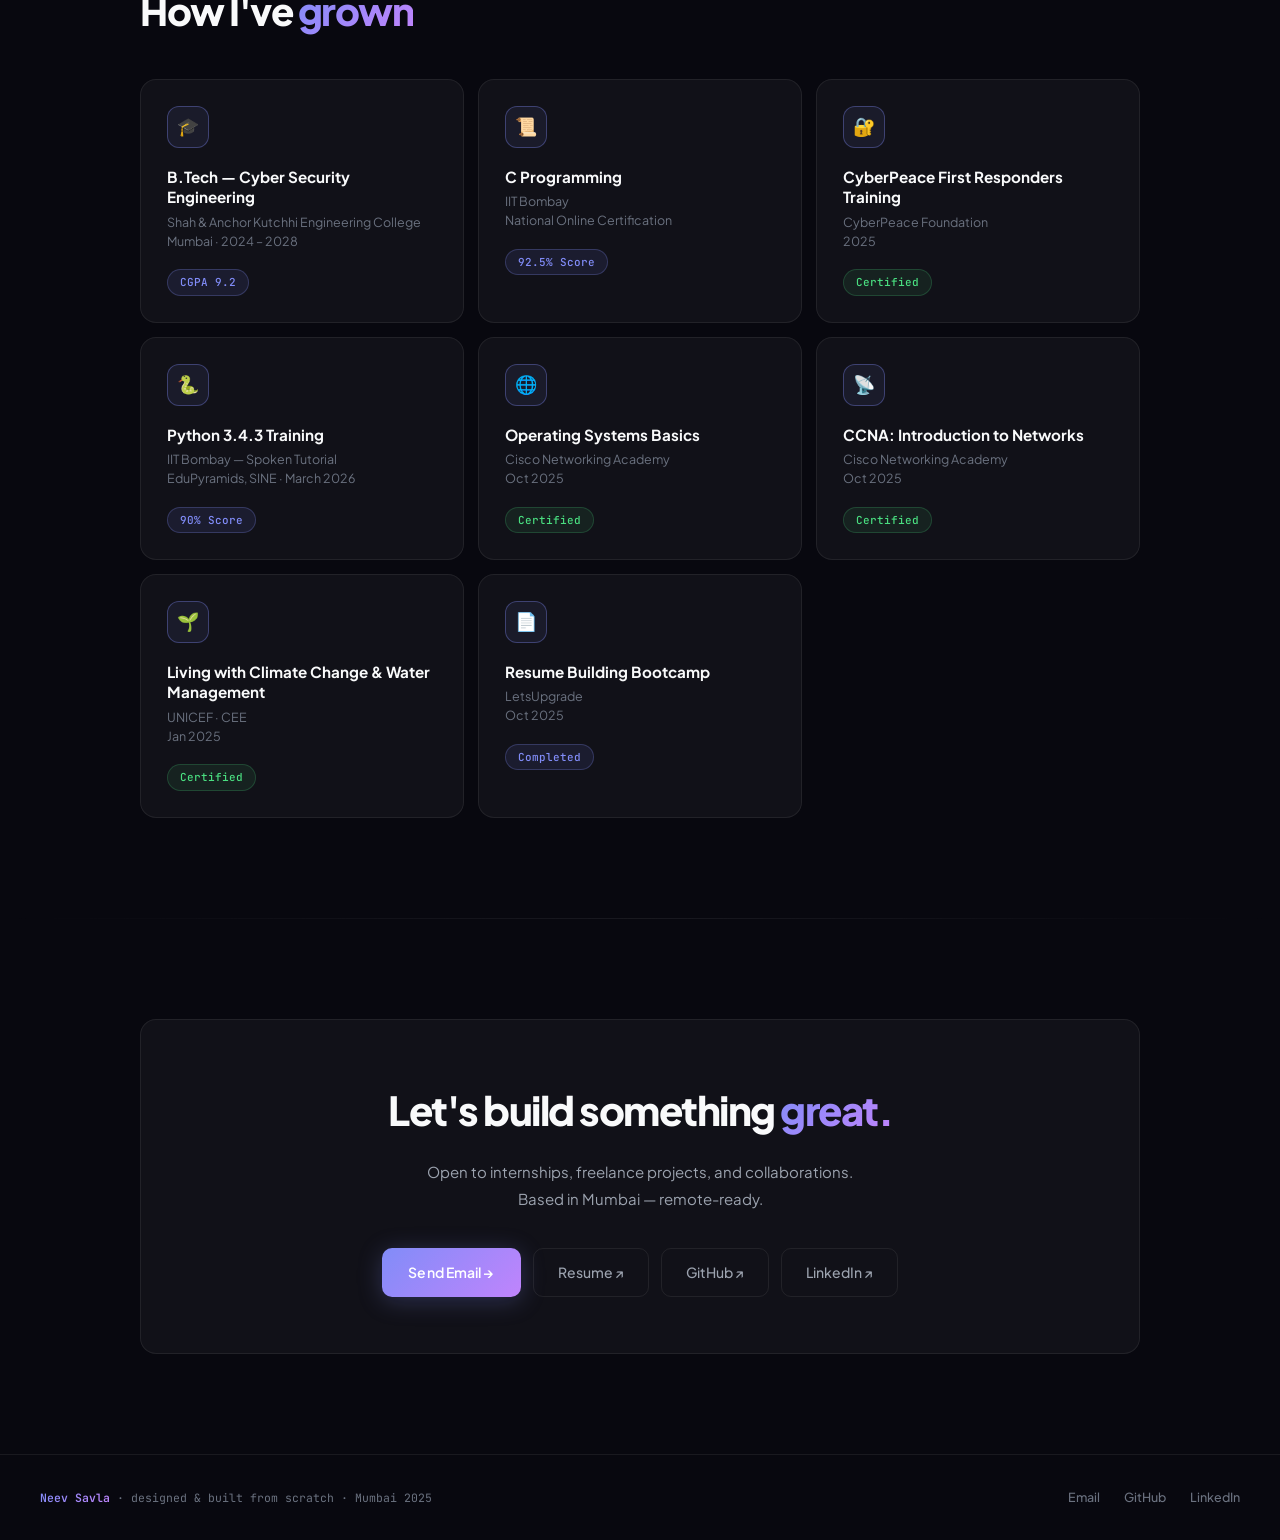
<file: portfolio-single.html>
﻿<!DOCTYPE html>
<html lang="en">

<head>
  <meta charset="UTF-8" />
  <meta name="viewport" content="width=device-width, initial-scale=1.0" />
  <link rel="icon" href="favicon.svg" type="image/svg+xml" />
  <title>Neev Savla — Frontend & Java Developer | Mumbai</title>
  <meta name="description"
    content="Neev Savla — Cyber Security Engineering student at SAKEC Mumbai. Frontend & Java Developer building clean interfaces, secure systems, and scalable applications. Open to internships." />
  <meta name="author" content="Neev Savla" />
  <meta name="keywords"
    content="Neev Savla, Frontend Developer, Java Developer, Cyber Security, SAKEC, Mumbai, Portfolio, Internship" />
  <meta name="robots" content="index, follow" />
  <meta property="og:title" content="Neev Savla — Frontend & Java Developer" />
  <meta property="og:description"
    content="Cyber Security Engineering student building clean interfaces, secure systems & scalable apps. Open to internships." />
  <meta property="og:type" content="website" />
  <meta property="og:url" content="https://neev21-alt.github.io/Portfolio/" />
  <meta name="twitter:card" content="summary_large_image" />
  <meta name="twitter:title" content="Neev Savla — Frontend & Java Developer" />

  <link rel="preconnect" href="https://fonts.googleapis.com" />
  <link rel="preconnect" href="https://fonts.gstatic.com" crossorigin />
  <link
    href="https://fonts.googleapis.com/css2?family=Plus+Jakarta+Sans:wght@300;400;500;600;700;800&family=JetBrains+Mono:wght@400;500&display=swap"
    rel="stylesheet" />
  <style>
/* ═══════════════════════════════════════════
       DESIGN TOKENS
    ═══════════════════════════════════════════ */
    :root {
      --bg: #08080f;
      --bg-2: #0d0d18;
      --surface: rgba(255, 255, 255, 0.04);
      --surface-h: rgba(255, 255, 255, 0.07);
      --accent: #818cf8;
      --accent-2: #c084fc;
      --gradient: linear-gradient(135deg, #818cf8 0%, #c084fc 100%);
      --gradient-r: linear-gradient(135deg, #c084fc 0%, #818cf8 100%);
      --glow: rgba(129, 140, 248, 0.18);
      --text: #f9fafb;
      --text-2: #e5e7eb;
      --muted: #6b7280;
      --muted-2: #9ca3af;
      --border: rgba(255, 255, 255, 0.07);
      --border-h: rgba(129, 140, 248, 0.35);
      --green: #4ade80;
      --r-sm: 10px;
      --r: 16px;
      --r-lg: 24px;
      --sans: 'Plus Jakarta Sans', sans-serif;
      --mono: 'JetBrains Mono', monospace;
    }

    /* ═══════════════════════════════════════════
       RESET & BASE
    ═══════════════════════════════════════════ */
    *,
    *::before,
    *::after {
      box-sizing: border-box;
      margin: 0;
      padding: 0;
    }

    html {
      scroll-behavior: smooth;
    }

    ::-webkit-scrollbar {
      width: 4px;
    }

    ::-webkit-scrollbar-track {
      background: var(--bg);
    }

    ::-webkit-scrollbar-thumb {
      background: rgba(129, 140, 248, 0.4);
      border-radius: 4px;
    }

    ::-webkit-scrollbar-thumb:hover {
      background: var(--accent);
    }

    body {
      background: var(--bg);
      color: var(--text);
      font-family: var(--sans);
      font-size: 16px;
      line-height: 1.7;
      overflow-x: hidden;
    }

    a {
      text-decoration: none;
      color: inherit;
    }

    ul {
      list-style: none;
    }

    /* ═══════════════════════════════════════════
       CUSTOM CURSOR
    ═══════════════════════════════════════════ */
    #cur-dot,
    #cur-ring {
      position: fixed;
      border-radius: 50%;
      pointer-events: none;
      z-index: 9999;
      transform: translate(-50%, -50%);
      transition: opacity 0.3s;
    }

    #cur-dot {
      width: 6px;
      height: 6px;
      background: var(--accent);
    }

    #cur-ring {
      width: 36px;
      height: 36px;
      border: 1.5px solid rgba(129, 140, 248, 0.5);
      transition: transform 0.12s ease, width 0.25s, height 0.25s, border-color 0.25s;
    }

    body:has(a:hover) #cur-ring,
    body:has(button:hover) #cur-ring {
      width: 52px;
      height: 52px;
      border-color: var(--accent);
    }

    @media (max-width: 768px) {

      #cur-dot,
      #cur-ring {
        display: none;
      }
    }

    /* ═══════════════════════════════════════════
       GRADIENT BLOBS (Background ambience)
    ═══════════════════════════════════════════ */
    .blob {
      position: fixed;
      border-radius: 50%;
      filter: blur(100px);
      pointer-events: none;
      z-index: 0;
      opacity: 0.55;
    }

    .blob-1 {
      width: 560px;
      height: 560px;
      background: rgba(129, 140, 248, 0.12);
      top: -160px;
      right: -120px;
      animation: blobDrift1 9s ease-in-out infinite;
    }

    .blob-2 {
      width: 440px;
      height: 440px;
      background: rgba(192, 132, 252, 0.10);
      bottom: 10%;
      left: -100px;
      animation: blobDrift2 12s ease-in-out infinite 3s;
    }

    .blob-3 {
      width: 320px;
      height: 320px;
      background: rgba(129, 140, 248, 0.07);
      top: 50%;
      right: 15%;
      animation: blobDrift3 15s ease-in-out infinite 6s;
    }

    @keyframes blobDrift1 {

      0%,
      100% {
        transform: translate(0, 0) scale(1);
      }

      33% {
        transform: translate(-30px, 20px) scale(1.06);
      }

      66% {
        transform: translate(20px, -15px) scale(0.95);
      }
    }

    @keyframes blobDrift2 {

      0%,
      100% {
        transform: translate(0, 0) scale(1);
      }

      40% {
        transform: translate(25px, -20px) scale(1.08);
      }

      70% {
        transform: translate(-15px, 25px) scale(0.96);
      }
    }

    @keyframes blobDrift3 {

      0%,
      100% {
        transform: translate(0, 0) scale(1);
      }

      50% {
        transform: translate(-20px, -30px) scale(1.1);
      }
    }

    /* ═══════════════════════════════════════════
       SCROLL PROGRESS BAR
    ═══════════════════════════════════════════ */
    #progress-bar {
      position: fixed;
      top: 0;
      left: 0;
      height: 2px;
      width: 0%;
      background: var(--gradient);
      z-index: 1000;
      transition: width 0.08s linear;
    }

    /* ═══════════════════════════════════════════
       BACK TO TOP
    ═══════════════════════════════════════════ */
    #back-top {
      position: fixed;
      bottom: 2rem;
      right: 2rem;
      width: 42px;
      height: 42px;
      border-radius: 50%;
      background: var(--surface-h);
      border: 1px solid var(--border-h);
      color: var(--accent);
      font-size: 18px;
      display: flex;
      align-items: center;
      justify-content: center;
      cursor: pointer;
      z-index: 80;
      opacity: 0;
      transform: translateY(16px);
      transition: opacity 0.3s, transform 0.3s, background 0.2s;
      backdrop-filter: blur(12px);
    }

    #back-top.show {
      opacity: 1;
      transform: translateY(0);
    }

    #back-top:hover {
      background: rgba(129, 140, 248, 0.15);
    }

    /* ═══════════════════════════════════════════
       LAYOUT
    ═══════════════════════════════════════════ */
    .container {
      position: relative;
      z-index: 2;
      max-width: 1080px;
      margin: 0 auto;
      padding: 0 2.5rem;
    }

    /* ═══════════════════════════════════════════
       NAVIGATION
    ═══════════════════════════════════════════ */
    nav {
      position: fixed;
      top: 0;
      left: 0;
      right: 0;
      z-index: 100;
      backdrop-filter: blur(20px) saturate(180%);
      -webkit-backdrop-filter: blur(20px) saturate(180%);
      border-bottom: 1px solid var(--border);
      background: rgba(8, 8, 15, 0.75);
      transition: border-color 0.3s;
    }

    nav.scrolled {
      border-bottom-color: var(--border-h);
    }

    .nav-inner {
      max-width: 1080px;
      margin: 0 auto;
      padding: 0 2.5rem;
      height: 60px;
      display: flex;
      align-items: center;
      justify-content: space-between;
    }

    .nav-logo {
      font-family: var(--mono);
      font-size: 13.5px;
      font-weight: 500;
      letter-spacing: 0.5px;
    }

    .nav-logo span.gr {
      background: var(--gradient);
      -webkit-background-clip: text;
      -webkit-text-fill-color: transparent;
      background-clip: text;
    }

    .nav-logo span.dim {
      color: var(--muted);
    }

    .nav-links {
      display: flex;
      gap: 2rem;
    }

    .nav-links a {
      font-size: 13px;
      color: var(--muted);
      font-weight: 500;
      letter-spacing: 0.2px;
      transition: color 0.2s;
      position: relative;
      padding-bottom: 2px;
    }

    .nav-links a::after {
      content: '';
      position: absolute;
      left: 0;
      bottom: -1px;
      width: 0;
      height: 1.5px;
      background: var(--gradient);
      border-radius: 2px;
      transition: width 0.25s ease;
    }

    .nav-links a:hover,
    .nav-links a.active {
      color: var(--text);
    }

    .nav-links a:hover::after,
    .nav-links a.active::after {
      width: 100%;
    }

    .nav-cta {
      padding: 8px 20px;
      border-radius: var(--r-sm);
      background: var(--gradient);
      color: #fff;
      font-size: 13px;
      font-weight: 600;
      letter-spacing: 0.2px;
      transition: opacity 0.2s, transform 0.2s;
      display: none;
    }

    .nav-cta:hover {
      opacity: 0.88;
      transform: translateY(-1px);
    }

    /* hamburger */
    .hamburger {
      display: none;
      flex-direction: column;
      gap: 5px;
      cursor: pointer;
      padding: 6px;
      border: 1px solid var(--border);
      border-radius: 8px;
      background: transparent;
      transition: border-color 0.2s;
    }

    .hamburger:hover {
      border-color: var(--border-h);
    }

    .hamburger span {
      display: block;
      width: 20px;
      height: 1.5px;
      background: var(--muted-2);
      border-radius: 2px;
      transition: all 0.3s;
    }

    .hamburger.open span:nth-child(1) {
      transform: translateY(6.5px) rotate(45deg);
      background: var(--accent);
    }

    .hamburger.open span:nth-child(2) {
      opacity: 0;
    }

    .hamburger.open span:nth-child(3) {
      transform: translateY(-6.5px) rotate(-45deg);
      background: var(--accent);
    }

    /* mobile drawer */
    .drawer {
      position: fixed;
      top: 60px;
      left: 0;
      right: 0;
      bottom: 0;
      background: rgba(8, 8, 15, 0.9);
      backdrop-filter: blur(20px);
      -webkit-backdrop-filter: blur(20px);
      display: flex;
      flex-direction: column;
      padding: 2rem 2.5rem;
      z-index: 99;
      opacity: 0;
      visibility: hidden;
      transform: translateY(-10px);
      transition: all 0.4s cubic-bezier(0.16, 1, 0.3, 1);
      pointer-events: none;
    }

    .drawer.open {
      opacity: 1;
      visibility: visible;
      transform: translateY(0);
      pointer-events: all;
    }

    .drawer a {
      padding: 1.25rem 0;
      font-size: 18px;
      font-weight: 500;
      color: var(--muted-2);
      border-bottom: 1px solid var(--border);
      transition: color 0.2s, padding-left 0.2s;
    }

    .drawer a:last-child {
      border-bottom: none;
    }

    .drawer a:hover {
      color: var(--text);
      padding-left: 8px;
    }

    @media (min-width: 769px) {
      .drawer {
        display: none !important;
      }
    }

    /* ═══════════════════════════════════════════
       HERO
    ═══════════════════════════════════════════ */
    .hero {
      min-height: 100vh;
      display: flex;
      align-items: center;
      padding: 100px 0 80px;
    }

    .hero-tag {
      display: inline-flex;
      align-items: center;
      gap: 10px;
      font-family: var(--mono);
      font-size: 11.5px;
      font-weight: 500;
      letter-spacing: 0.5px;
      color: var(--green);
      padding: 6px 16px;
      border: 1px solid rgba(74, 222, 128, 0.2);
      border-radius: 100px;
      background: rgba(74, 222, 128, 0.06);
      margin-bottom: 2rem;
      opacity: 0;
      animation: fadeUp 0.6s ease 0.1s forwards;
    }

    .dot-live {
      width: 7px;
      height: 7px;
      border-radius: 50%;
      background: var(--green);
      flex-shrink: 0;
      box-shadow: 0 0 0 0 rgba(74, 222, 128, 0.4);
      animation: livePulse 2s infinite;
    }

    @keyframes livePulse {
      0% {
        box-shadow: 0 0 0 0 rgba(74, 222, 128, 0.4);
      }

      70% {
        box-shadow: 0 0 0 8px rgba(74, 222, 128, 0);
      }

      100% {
        box-shadow: 0 0 0 0 rgba(74, 222, 128, 0);
      }
    }

    .hero-eyebrow {
      font-family: var(--mono);
      font-size: 12px;
      color: var(--muted);
      letter-spacing: 2px;
      text-transform: uppercase;
      margin-bottom: 1rem;
      opacity: 0;
      animation: fadeUp 0.6s ease 0.2s forwards;
    }

    .hero h1 {
      font-size: clamp(3.6rem, 9vw, 7.5rem);
      font-weight: 800;
      line-height: 0.92;
      letter-spacing: -4px;
      color: var(--text);
      margin-bottom: 1.6rem;
      opacity: 0;
      animation: fadeUp 0.7s ease 0.3s forwards;
    }

    .hero h1 .line-2 {
      display: block;
    }

    .gradient-text {
      background: var(--gradient);
      -webkit-background-clip: text;
      -webkit-text-fill-color: transparent;
      background-clip: text;
    }

    .hero-desc {
      font-size: 1.1rem;
      color: var(--muted-2);
      max-width: 520px;
      line-height: 1.8;
      margin-bottom: 2.5rem;
      font-weight: 400;
      opacity: 0;
      animation: fadeUp 0.7s ease 0.4s forwards;
    }

    .hero-desc strong {
      color: var(--text-2);
      font-weight: 600;
    }

    .hero-actions {
      display: flex;
      gap: 12px;
      flex-wrap: wrap;
      margin-bottom: 3.5rem;
      opacity: 0;
      animation: fadeUp 0.7s ease 0.5s forwards;
    }

    /* ═══════════════════════════════════════════
       BUTTONS
    ═══════════════════════════════════════════ */
    .btn-primary {
      display: inline-flex;
      align-items: center;
      gap: 8px;
      padding: 12px 26px;
      border-radius: var(--r-sm);
      background: var(--gradient);
      color: #fff;
      font-size: 14px;
      font-weight: 600;
      letter-spacing: 0.1px;
      transition: opacity 0.2s, transform 0.25s, box-shadow 0.25s;
      box-shadow: 0 4px 24px rgba(129, 140, 248, 0.25);
    }

    .btn-primary:hover {
      opacity: 0.9;
      transform: translateY(-2px);
      box-shadow: 0 8px 32px rgba(129, 140, 248, 0.4);
    }

    .btn-ghost {
      display: inline-flex;
      align-items: center;
      gap: 8px;
      padding: 12px 24px;
      border-radius: var(--r-sm);
      background: transparent;
      color: var(--muted-2);
      font-size: 14px;
      font-weight: 500;
      border: 1px solid var(--border);
      transition: all 0.25s;
    }

    .btn-ghost:hover {
      border-color: var(--border-h);
      color: var(--text);
      background: var(--surface-h);
      transform: translateY(-2px);
    }

    /* ═══════════════════════════════════════════
       HERO STATS
    ═══════════════════════════════════════════ */
    .hero-stats {
      display: flex;
      gap: 2.5rem;
      flex-wrap: wrap;
      opacity: 0;
      animation: fadeUp 0.7s ease 0.6s forwards;
    }

    .stat-val {
      font-size: 1.8rem;
      font-weight: 800;
      background: var(--gradient);
      -webkit-background-clip: text;
      -webkit-text-fill-color: transparent;
      background-clip: text;
      line-height: 1;
      margin-bottom: 4px;
      font-family: var(--mono);
    }

    .stat-label {
      font-size: 11.5px;
      color: var(--muted);
      text-transform: uppercase;
      letter-spacing: 1.2px;
      font-weight: 500;
    }

    /* ═══════════════════════════════════════════
       MARQUEE (Skills Strip)
    ═══════════════════════════════════════════ */
    .marquee-section {
      position: relative;
      z-index: 2;
      border-top: 1px solid var(--border);
      border-bottom: 1px solid var(--border);
      padding: 1.1rem 0;
      overflow: hidden;
      background: rgba(255, 255, 255, 0.018);
    }

    .marquee-wrap {
      overflow: hidden;
    }

    .marquee-track {
      display: flex;
      white-space: nowrap;
      animation: marquee 30s linear infinite;
      gap: 0;
    }

    .marquee-item {
      display: inline-flex;
      align-items: center;
      gap: 1.5rem;
      padding: 0 2rem;
      font-family: var(--mono);
      font-size: 12.5px;
      font-weight: 500;
      color: var(--muted);
      letter-spacing: 0.5px;
    }

    .marquee-sep {
      display: inline-block;
      width: 4px;
      height: 4px;
      border-radius: 50%;
      background: var(--accent);
      opacity: 0.5;
      vertical-align: middle;
    }

    .marquee-wrap:hover .marquee-track {
      animation-play-state: paused;
    }

    @keyframes marquee {
      from {
        transform: translateX(0);
      }

      to {
        transform: translateX(-50%);
      }
    }

    /* ═══════════════════════════════════════════
       SECTION HEADER
    ═══════════════════════════════════════════ */
    section {
      padding: 100px 0;
    }

    .sec-eye {
      font-family: var(--mono);
      font-size: 11px;
      font-weight: 500;
      color: var(--accent);
      letter-spacing: 3px;
      text-transform: uppercase;
      margin-bottom: 0.7rem;
      display: flex;
      align-items: center;
      gap: 10px;
    }

    .sec-eye::before {
      content: '';
      display: inline-block;
      width: 20px;
      height: 1px;
      background: var(--accent);
      opacity: 0.5;
    }

    .sec-head {
      font-size: 2.4rem;
      font-weight: 800;
      color: var(--text);
      letter-spacing: -1.5px;
      line-height: 1.08;
      margin-bottom: 3rem;
    }

    .sec-head span {
      background: var(--gradient);
      -webkit-background-clip: text;
      -webkit-text-fill-color: transparent;
      background-clip: text;
    }

    /* ═══════════════════════════════════════════
       GLASS CARD (base)
    ═══════════════════════════════════════════ */
    .card {
      background: var(--surface);
      border: 1px solid var(--border);
      border-radius: var(--r);
      transition: border-color 0.3s, background 0.3s, box-shadow 0.3s, transform 0.4s;
      position: relative;
      overflow: hidden;
    }

    .card::before {
      content: '';
      position: absolute;
      inset: 0;
      border-radius: inherit;
      padding: 1px;
      background: var(--gradient);
      -webkit-mask: linear-gradient(#fff 0 0) content-box, linear-gradient(#fff 0 0);
      -webkit-mask-composite: xor;
      mask-composite: exclude;
      opacity: 0;
      transition: opacity 0.35s;
      pointer-events: none;
    }

    .card:hover::before {
      opacity: 1;
    }

    .card:hover {
      background: var(--surface-h);
      box-shadow: 0 8px 40px rgba(129, 140, 248, 0.08);
    }

    /* tilt cards */
    .tilt {
      transform-style: preserve-3d;
      will-change: transform;
    }

    /* ═══════════════════════════════════════════
       ABOUT
    ═══════════════════════════════════════════ */
    .about-wrapper {
      display: grid;
      grid-template-columns: 1fr 340px;
      gap: 16px;
      align-items: start;
    }

    .about-main {
      padding: 2.2rem 2.4rem;
    }

    .about-text {
      font-size: 15px;
      color: var(--muted-2);
      line-height: 1.9;
    }

    .about-text+.about-text {
      margin-top: 1.2rem;
    }

    .about-text strong {
      color: var(--text-2);
      font-weight: 600;
    }

    .about-text .h {
      color: var(--accent-2);
    }

    .about-info {
      display: flex;
      flex-direction: column;
      gap: 12px;
    }

    .info-tile {
      padding: 1.25rem 1.5rem;
    }

    .info-label {
      font-family: var(--mono);
      font-size: 10px;
      letter-spacing: 2px;
      text-transform: uppercase;
      color: var(--muted);
      margin-bottom: 5px;
    }

    .info-value {
      font-size: 14px;
      font-weight: 600;
      color: var(--text-2);
    }

    .pill {
      display: inline-block;
      font-family: var(--mono);
      font-size: 11px;
      padding: 3px 12px;
      border-radius: 100px;
      background: rgba(74, 222, 128, 0.08);
      color: var(--green);
      border: 1px solid rgba(74, 222, 128, 0.2);
      font-weight: 500;
    }

    .pill-accent {
      background: rgba(129, 140, 248, 0.1);
      color: var(--accent);
      border-color: rgba(129, 140, 248, 0.25);
    }

    /* ═══════════════════════════════════════════
       PROJECTS
    ═══════════════════════════════════════════ */
    .proj-grid {
      display: grid;
      grid-template-columns: 1fr 1fr;
      gap: 16px;
    }

    .proj-card {
      padding: 2rem;
      cursor: default;
    }

    .proj-card:hover {
      transform: translateY(-8px);
    }

    .proj-num {
      font-family: var(--mono);
      font-size: 10.5px;
      color: var(--muted);
      letter-spacing: 1.5px;
      margin-bottom: 1rem;
      display: flex;
      align-items: center;
      gap: 8px;
    }

    .proj-dot {
      width: 6px;
      height: 6px;
      border-radius: 50%;
      background: var(--gradient);
      flex-shrink: 0;
    }

    .proj-badge {
      font-family: var(--mono);
      font-size: 10px;
      padding: 2px 8px;
      border-radius: 100px;
      background: rgba(129, 140, 248, 0.1);
      color: var(--accent);
      border: 1px solid rgba(129, 140, 248, 0.2);
      margin-left: auto;
    }

    .proj-title {
      font-size: 1.1rem;
      font-weight: 700;
      color: var(--text);
      margin-bottom: 0.75rem;
      line-height: 1.3;
    }

    .proj-desc {
      font-size: 14px;
      color: var(--muted-2);
      line-height: 1.75;
      margin-bottom: 1.5rem;
    }

    .proj-tags {
      display: flex;
      flex-wrap: wrap;
      gap: 6px;
      margin-bottom: 1.5rem;
    }

    .tag {
      font-family: var(--mono);
      font-size: 11.5px;
      padding: 4px 11px;
      border-radius: 6px;
      background: rgba(255, 255, 255, 0.04);
      color: var(--muted-2);
      border: 1px solid var(--border);
      transition: all 0.2s;
    }

    .tag:hover {
      border-color: var(--border-h);
      color: var(--accent);
      background: rgba(129, 140, 248, 0.06);
    }

    .proj-link {
      font-family: var(--mono);
      font-size: 11.5px;
      font-weight: 500;
      color: var(--accent);
      letter-spacing: 0.5px;
      display: inline-flex;
      align-items: center;
      gap: 6px;
      transition: gap 0.2s;
    }

    .proj-link:hover {
      gap: 10px;
    }

    /* Large featured project */
    .proj-card.featured {
      grid-column: 1 / -1;
    }

    .proj-card.featured .proj-title {
      font-size: 1.4rem;
    }

    .proj-card.featured .proj-desc {
      max-width: 640px;
    }

    /* ═══════════════════════════════════════════
       EXPERIENCE (Timeline)
    ═══════════════════════════════════════════ */
    .timeline {
      position: relative;
    }

    .timeline::before {
      content: '';
      position: absolute;
      left: 22px;
      top: 0;
      bottom: 0;
      width: 1px;
      background: linear-gradient(to bottom, var(--accent), transparent);
      opacity: 0.3;
    }

    .tl-item {
      display: grid;
      grid-template-columns: 44px 1fr;
      gap: 1.5rem;
      margin-bottom: 1.5rem;
    }

    .tl-item:last-child {
      margin-bottom: 0;
    }

    .tl-dot-wrap {
      display: flex;
      justify-content: center;
      padding-top: 1.6rem;
    }

    .tl-dot {
      width: 11px;
      height: 11px;
      border-radius: 50%;
      background: var(--gradient);
      flex-shrink: 0;
      position: relative;
      z-index: 2;
      box-shadow: 0 0 0 4px rgba(129, 140, 248, 0.15);
    }

    .tl-card {
      padding: 1.7rem 2rem;
    }

    .tl-head {
      display: flex;
      justify-content: space-between;
      align-items: flex-start;
      flex-wrap: wrap;
      gap: 10px;
      margin-bottom: 1rem;
    }

    .tl-role {
      font-size: 1rem;
      font-weight: 700;
      color: var(--text);
      margin-bottom: 3px;
    }

    .tl-company {
      font-size: 13.5px;
      font-weight: 500;
      background: var(--gradient);
      -webkit-background-clip: text;
      -webkit-text-fill-color: transparent;
      background-clip: text;
      font-family: var(--mono);
    }

    .tl-date {
      font-family: var(--mono);
      font-size: 11px;
      color: var(--muted);
      padding: 4px 13px;
      border: 1px solid var(--border);
      border-radius: 100px;
      white-space: nowrap;
    }

    .tl-list li {
      font-size: 14px;
      color: var(--muted-2);
      line-height: 1.8;
      padding: 3px 0 3px 18px;
      position: relative;
    }

    .tl-list li::before {
      content: '';
      position: absolute;
      left: 0;
      top: 12px;
      width: 6px;
      height: 6px;
      border-radius: 50%;
      background: var(--accent);
      opacity: 0.5;
    }

    /* ═══════════════════════════════════════════
       EDUCATION
    ═══════════════════════════════════════════ */
    .edu-grid {
      display: grid;
      grid-template-columns: repeat(3, 1fr);
      gap: 14px;
    }

    .edu-card {
      padding: 1.6rem;
    }

    .edu-icon {
      width: 42px;
      height: 42px;
      border-radius: 12px;
      border: 1px solid var(--border-h);
      background: rgba(129, 140, 248, 0.08);
      display: flex;
      align-items: center;
      justify-content: center;
      font-size: 18px;
      margin-bottom: 1.2rem;
    }

    .edu-title {
      font-size: 0.95rem;
      font-weight: 700;
      color: var(--text);
      margin-bottom: 5px;
      line-height: 1.35;
    }

    .edu-inst {
      font-size: 12.5px;
      color: var(--muted);
      margin-bottom: 1rem;
      line-height: 1.5;
    }

    /* ═══════════════════════════════════════════
       CONTACT
    ═══════════════════════════════════════════ */
    .contact-card {
      padding: 3.5rem;
      text-align: center;
    }

    .contact-card h2 {
      font-size: 2.5rem;
      font-weight: 800;
      letter-spacing: -1.5px;
      color: var(--text);
      margin-bottom: 0.9rem;
    }

    .contact-card p {
      font-size: 15px;
      color: var(--muted-2);
      max-width: 440px;
      margin: 0 auto 2.2rem;
      line-height: 1.8;
    }

    .contact-actions {
      display: flex;
      gap: 12px;
      justify-content: center;
      flex-wrap: wrap;
    }

    /* ═══════════════════════════════════════════
       FOOTER
    ═══════════════════════════════════════════ */
    footer {
      position: relative;
      z-index: 2;
      border-top: 1px solid var(--border);
      padding: 2rem 2.5rem;
      display: flex;
      align-items: center;
      justify-content: space-between;
      flex-wrap: wrap;
      gap: 1rem;
      max-width: 100%;
    }

    .footer-left {
      font-family: var(--mono);
      font-size: 11.5px;
      color: var(--muted);
    }

    .footer-left span {
      background: var(--gradient);
      -webkit-background-clip: text;
      -webkit-text-fill-color: transparent;
      background-clip: text;
      font-weight: 600;
    }

    .footer-links {
      display: flex;
      gap: 1.5rem;
    }

    .footer-links a {
      font-size: 12.5px;
      color: var(--muted);
      transition: color 0.2s;
      font-weight: 500;
    }

    .footer-links a:hover {
      color: var(--text);
    }

    /* ═══════════════════════════════════════════
       DIVIDER
    ═══════════════════════════════════════════ */
    .divider {
      position: relative;
      z-index: 2;
      height: 1px;
      background: linear-gradient(90deg, transparent, var(--border), transparent);
    }

    /* ═══════════════════════════════════════════
       ANIMATIONS
    ═══════════════════════════════════════════ */
    @keyframes fadeUp {
      from {
        opacity: 0;
        transform: translateY(24px);
      }

      to {
        opacity: 1;
        transform: translateY(0);
      }
    }

    .reveal {
      opacity: 0;
      transform: translateY(28px);
      transition: opacity 0.7s cubic-bezier(0.16, 1, 0.3, 1), transform 0.7s cubic-bezier(0.16, 1, 0.3, 1);
    }

    .reveal.visible {
      opacity: 1;
      transform: translateY(0);
    }

    /* stagger children */
    .stagger>* {
      opacity: 0;
      transform: translateY(20px);
      transition: opacity 0.6s cubic-bezier(0.16, 1, 0.3, 1), transform 0.6s cubic-bezier(0.16, 1, 0.3, 1);
    }

    .stagger.visible>*:nth-child(1) {
      opacity: 1;
      transform: none;
      transition-delay: 0s;
    }

    .stagger.visible>*:nth-child(2) {
      opacity: 1;
      transform: none;
      transition-delay: 0.08s;
    }

    .stagger.visible>*:nth-child(3) {
      opacity: 1;
      transform: none;
      transition-delay: 0.16s;
    }

    .stagger.visible>*:nth-child(4) {
      opacity: 1;
      transform: none;
      transition-delay: 0.24s;
    }

    .stagger.visible>*:nth-child(5) {
      opacity: 1;
      transform: none;
      transition-delay: 0.32s;
    }

    .stagger.visible>*:nth-child(6) {
      opacity: 1;
      transform: none;
      transition-delay: 0.40s;
    }

    .stagger.visible>*:nth-child(7) {
      opacity: 1;
      transform: none;
      transition-delay: 0.48s;
    }

    .stagger.visible>*:nth-child(8) {
      opacity: 1;
      transform: none;
      transition-delay: 0.56s;
    }

    /* ═══════════════════════════════════════════
       SKILLS GRID
    ═══════════════════════════════════════════ */
    .sk-grid {
      display: grid;
      grid-template-columns: repeat(auto-fit, minmax(220px, 1fr));
      gap: 14px;
    }

    .sk-card {
      padding: 1.5rem;
    }

    .sk-icon {
      font-size: 22px;
      margin-bottom: 0.9rem;
      display: block;
    }

    .sk-cat {
      font-family: var(--mono);
      font-size: 11px;
      font-weight: 700;
      color: var(--accent);
      letter-spacing: 1.5px;
      text-transform: uppercase;
      margin-bottom: 0.85rem;
    }

    .sk-chips {
      display: flex;
      flex-wrap: wrap;
      gap: 6px;
    }

    .sk-chip {
      font-size: 12px;
      font-family: var(--mono);
      padding: 4px 11px;
      border-radius: 6px;
      background: rgba(255,255,255,0.03);
      color: var(--muted-2);
      border: 1px solid var(--border);
      transition: all 0.2s;
      cursor: default;
    }

    .sk-chip:hover {
      border-color: var(--border-h);
      color: var(--accent);
      background: rgba(129,140,248,0.06);
    }

    @media (max-width: 900px) {
      .sk-grid { grid-template-columns: repeat(2, 1fr); }
    }

    @media (max-width: 480px) {
      .sk-grid { grid-template-columns: 1fr; }
    }

    /* ═══════════════════════════════════════════
       INTERESTS STRIP
    ═══════════════════════════════════════════ */
    .interests-strip {
      display: flex;
      flex-wrap: wrap;
      gap: 8px;
      margin-top: 1.2rem;
      padding-top: 1.2rem;
      border-top: 1px solid var(--border);
    }

    .int-chip {
      display: inline-flex;
      align-items: center;
      gap: 6px;
      font-size: 12.5px;
      font-weight: 500;
      color: var(--muted-2);
      padding: 5px 13px;
      border-radius: 100px;
      border: 1px solid var(--border);
      background: rgba(255,255,255,0.025);
      transition: all 0.2s;
    }

    .int-chip:hover {
      border-color: var(--border-h);
      color: var(--text);
      background: rgba(129,140,248,0.05);
    }

    /* ═══════════════════════════════════════════
       RESPONSIVE
    ═══════════════════════════════════════════ */
    @media (max-width: 900px) {
      .about-wrapper {
        grid-template-columns: 1fr;
      }

      .about-info {
        flex-direction: row;
        flex-wrap: wrap;
      }

      .info-tile {
        flex: 1;
        min-width: 180px;
      }

      .proj-grid {
        grid-template-columns: 1fr;
      }

      .proj-card.featured {
        grid-column: 1;
      }

      .edu-grid {
        grid-template-columns: 1fr 1fr;
      }
    }

    @media (max-width: 768px) {
      .nav-links {
        display: none;
      }

      .hamburger {
        display: flex;
      }

      .sec-head {
        font-size: 2rem;
      }

      .hero h1 {
        letter-spacing: -2.5px;
      }

      .timeline::before {
        left: 0;
        width: 0;
      }

      .tl-item {
        grid-template-columns: 1fr;
        gap: 0;
      }

      .tl-dot-wrap {
        display: none;
      }

      .contact-card {
        padding: 2rem 1.5rem;
      }

      .contact-card h2 {
        font-size: 1.8rem;
      }

      section {
        padding: 70px 0;
      }
    }

    @media (max-width: 540px) {
      .container {
        padding: 0 1.5rem;
      }

      .nav-inner {
        padding: 0 1.5rem;
      }

      .edu-grid {
        grid-template-columns: 1fr;
      }

      .hero-stats {
        gap: 1.5rem;
        justify-content: center;
      }

      .hero-actions {
        gap: 12px;
        justify-content: center;
      }

      .btn-primary,
      .btn-ghost {
        padding: 10px 18px;
        font-size: 13px;
      }

      footer {
        padding: 1.5rem;
      }
    }

  </style>
</head>

<body>

  <!-- Custom cursor -->
  <div id="cur-dot"></div>
  <div id="cur-ring"></div>

  <!-- Gradient blobs -->
  <div class="blob blob-1" aria-hidden="true"></div>
  <div class="blob blob-2" aria-hidden="true"></div>
  <div class="blob blob-3" aria-hidden="true"></div>

  <!-- Scroll progress -->
  <div id="progress-bar" role="progressbar" aria-valuenow="0" aria-valuemin="0" aria-valuemax="100"></div>

  <!-- Back to top -->
  <button id="back-top" onclick="window.scrollTo({top:0,behavior:'smooth'})" aria-label="Back to top">↑</button>

  <!-- ══════════════ NAVIGATION ══════════════ -->
  <nav id="main-nav" role="navigation" aria-label="Main navigation">
    <div class="nav-inner">
      <a href="#home" class="nav-logo" aria-label="Home">
        <span class="gr">Neev</span><span class="dim"> Savla</span>
      </a>
      <ul class="nav-links" id="nav-links">
        <li><a href="#about">About</a></li>
        <li><a href="#skills">Skills</a></li>
        <li><a href="#projects">Projects</a></li>
        <li><a href="#experience">Experience</a></li>
        <li><a href="#education">Education</a></li>
        <li><a href="#contact">Contact</a></li>
      </ul>
      <button class="hamburger" id="hamburger" aria-label="Toggle menu" aria-expanded="false">
        <span></span><span></span><span></span>
      </button>
    </div>
    <div class="drawer" id="drawer" aria-hidden="true">
      <a href="#about"      onclick="closeDrawer()">About</a>
      <a href="#skills"     onclick="closeDrawer()">Skills</a>
      <a href="#projects"   onclick="closeDrawer()">Projects</a>
      <a href="#experience" onclick="closeDrawer()">Experience</a>
      <a href="#education"  onclick="closeDrawer()">Education</a>
      <a href="#contact"    onclick="closeDrawer()">Contact</a>
    </div>
  </nav>

  <!-- ══════════════ HERO ══════════════ -->
  <div class="container">
    <section class="hero" id="home">
      <div>
        <div class="hero-tag">
          <span class="dot-live"></span>
          Available for Internships · Mumbai, India
        </div>

        <div class="hero-eyebrow">Frontend & Java Developer</div>

        <h1>
          Neev<br><span class="line-2"><span class="gradient-text">Savla</span></span>
        </h1>

        <p class="hero-desc">
          <strong>Cyber Security Engineering student at SAKEC.</strong>
          Building clean interfaces, secure desktop systems, and scalable applications —
          with a focus on code quality from day one.
        </p>

        <div class="hero-actions">
          <a href="#projects" class="btn-primary">View My Work →</a>
          <a href="resume.html" target="_blank" target="_blank" class="btn-ghost">Resume ↗</a>
          <a href="https://github.com/neev21-alt" target="_blank" rel="noopener noreferrer" class="btn-ghost">GitHub
            ↗</a>
          <a href="https://www.linkedin.com/in/neev-savla-bb09b632b" target="_blank" rel="noopener noreferrer"
            class="btn-ghost">LinkedIn ↗</a>
        </div>

        <div class="hero-stats">
          <div>
            <div class="stat-val" data-count="9.2" data-suffix="">9.2</div>
            <div class="stat-label">CGPA</div>
          </div>
          <div>
            <div class="stat-val" data-count="4" data-suffix="+">4+</div>
            <div class="stat-label">Projects Delivered</div>
          </div>
          <div>
            <div class="stat-val" data-count="92.5" data-suffix="%">92.5%</div>
            <div class="stat-label">IIT Bombay C Score</div>
          </div>
          <div>
            <div class="stat-val" data-count="2025" data-suffix="">2025</div>
            <div class="stat-label">Intern Experience</div>
          </div>
        </div>
      </div>
    </section>
  </div>

  <!-- ══════════════ SKILL MARQUEE ══════════════ -->
  <div class="marquee-section" aria-label="Skills">
    <div class="marquee-wrap">
      <div class="marquee-track" aria-hidden="true">
        <span class="marquee-item">HTML5 <span class="marquee-sep"></span></span>
        <span class="marquee-item">CSS3 <span class="marquee-sep"></span></span>
        <span class="marquee-item">JavaScript <span class="marquee-sep"></span></span>
        <span class="marquee-item">TypeScript <span class="marquee-sep"></span></span>
        <span class="marquee-item">Responsive Design <span class="marquee-sep"></span></span>
        <span class="marquee-item">Java <span class="marquee-sep"></span></span>
        <span class="marquee-item">Java Swing <span class="marquee-sep"></span></span>
        <span class="marquee-item">JDBC <span class="marquee-sep"></span></span>
        <span class="marquee-item">OOP <span class="marquee-sep"></span></span>
        <span class="marquee-item">Node.js <span class="marquee-sep"></span></span>
        <span class="marquee-item">REST APIs <span class="marquee-sep"></span></span>
        <span class="marquee-item">MySQL <span class="marquee-sep"></span></span>
        <span class="marquee-item">SQL <span class="marquee-sep"></span></span>
        <span class="marquee-item">Python <span class="marquee-sep"></span></span>
        <span class="marquee-item">Async Processing <span class="marquee-sep"></span></span>
        <span class="marquee-item">C Programming <span class="marquee-sep"></span></span>
        <span class="marquee-item">Cyber Security <span class="marquee-sep"></span></span>
        <span class="marquee-item">Network Security <span class="marquee-sep"></span></span>
        <span class="marquee-item">Secure Auth <span class="marquee-sep"></span></span>
        <span class="marquee-item">Git &amp; GitHub <span class="marquee-sep"></span></span>
        <span class="marquee-item">WordPress <span class="marquee-sep"></span></span>
        <span class="marquee-item">Canva <span class="marquee-sep"></span></span>
        <!-- duplicate for seamless loop -->
        <span class="marquee-item">HTML5 <span class="marquee-sep"></span></span>
        <span class="marquee-item">CSS3 <span class="marquee-sep"></span></span>
        <span class="marquee-item">JavaScript <span class="marquee-sep"></span></span>
        <span class="marquee-item">TypeScript <span class="marquee-sep"></span></span>
        <span class="marquee-item">Responsive Design <span class="marquee-sep"></span></span>
        <span class="marquee-item">Java <span class="marquee-sep"></span></span>
        <span class="marquee-item">Java Swing <span class="marquee-sep"></span></span>
        <span class="marquee-item">JDBC <span class="marquee-sep"></span></span>
        <span class="marquee-item">OOP <span class="marquee-sep"></span></span>
        <span class="marquee-item">Node.js <span class="marquee-sep"></span></span>
        <span class="marquee-item">REST APIs <span class="marquee-sep"></span></span>
        <span class="marquee-item">MySQL <span class="marquee-sep"></span></span>
        <span class="marquee-item">SQL <span class="marquee-sep"></span></span>
        <span class="marquee-item">Python <span class="marquee-sep"></span></span>
        <span class="marquee-item">Async Processing <span class="marquee-sep"></span></span>
        <span class="marquee-item">C Programming <span class="marquee-sep"></span></span>
        <span class="marquee-item">Cyber Security <span class="marquee-sep"></span></span>
        <span class="marquee-item">Network Security <span class="marquee-sep"></span></span>
        <span class="marquee-item">Secure Auth <span class="marquee-sep"></span></span>
        <span class="marquee-item">Git &amp; GitHub <span class="marquee-sep"></span></span>
        <span class="marquee-item">WordPress <span class="marquee-sep"></span></span>
        <span class="marquee-item">Canva <span class="marquee-sep"></span></span>
      </div>
    </div>
  </div>

  <!-- ══════════════ SKILLS ══════════════ -->
  <div class="container" id="skills">
    <section>
      <div class="reveal">
        <div class="sec-eye">Skills</div>
        <div class="sec-head">What I <span>work with</span></div>
      </div>
      <div class="sk-grid stagger reveal">

        <div class="card sk-card tilt">
          <div class="sk-icon">🖥️</div>
          <div class="sk-cat">Frontend</div>
          <div class="sk-chips">
            <span class="sk-chip">HTML5</span>
            <span class="sk-chip">CSS3</span>
            <span class="sk-chip">JavaScript</span>
            <span class="sk-chip">Responsive Design</span>
            <span class="sk-chip">UI Components</span>
            <span class="sk-chip">WordPress</span>
          </div>
        </div>

        <div class="card sk-card tilt">
          <div class="sk-icon">☕</div>
          <div class="sk-cat">Java &amp; Desktop</div>
          <div class="sk-chips">
            <span class="sk-chip">Java</span>
            <span class="sk-chip">Java Swing</span>
            <span class="sk-chip">JDBC</span>
            <span class="sk-chip">OOP</span>
            <span class="sk-chip">Secure Auth</span>
            <span class="sk-chip">Desktop Apps</span>
          </div>
        </div>

        <div class="card sk-card tilt">
          <div class="sk-icon">⚡</div>
          <div class="sk-cat">Backend &amp; APIs</div>
          <div class="sk-chips">
            <span class="sk-chip">TypeScript</span>
            <span class="sk-chip">Node.js</span>
            <span class="sk-chip">Express.js</span>
            <span class="sk-chip">REST APIs</span>
            <span class="sk-chip">Middleware</span>
            <span class="sk-chip">JSON</span>
          </div>
        </div>

        <div class="card sk-card tilt">
          <div class="sk-icon">🗄️</div>
          <div class="sk-cat">Database</div>
          <div class="sk-chips">
            <span class="sk-chip">MySQL</span>
            <span class="sk-chip">SQL</span>
            <span class="sk-chip">CRUD Operations</span>
            <span class="sk-chip">Schema Design</span>
            <span class="sk-chip">Queries</span>
          </div>
        </div>

        <div class="card sk-card tilt">
          <div class="sk-icon">🔐</div>
          <div class="sk-cat">Security</div>
          <div class="sk-chips">
            <span class="sk-chip">Cyber Security</span>
            <span class="sk-chip">Network Security</span>
            <span class="sk-chip">Ethical Hacking</span>
            <span class="sk-chip">Secure Login</span>
            <span class="sk-chip">CyberPeace Certified</span>
          </div>
        </div>

        <div class="card sk-card tilt">
          <div class="sk-icon">🐍</div>
          <div class="sk-cat">Python &amp; Scripting</div>
          <div class="sk-chips">
            <span class="sk-chip">Python</span>
            <span class="sk-chip">Async Processing</span>
            <span class="sk-chip">CLI Tools</span>
            <span class="sk-chip">Structured Logging</span>
            <span class="sk-chip">Test Suites</span>
            <span class="sk-chip">JSON Config</span>
          </div>
        </div>

        <div class="card sk-card tilt">
          <div class="sk-icon">💻</div>
          <div class="sk-cat">Languages</div>
          <div class="sk-chips">
            <span class="sk-chip">JavaScript</span>
            <span class="sk-chip">TypeScript</span>
            <span class="sk-chip">Java</span>
            <span class="sk-chip">Python</span>
            <span class="sk-chip">C</span>
            <span class="sk-chip">SQL</span>
          </div>
        </div>

        <div class="card sk-card tilt">
          <div class="sk-icon">🛠️</div>
          <div class="sk-cat">Tools &amp; Workflow</div>
          <div class="sk-chips">
            <span class="sk-chip">Git</span>
            <span class="sk-chip">GitHub</span>
            <span class="sk-chip">VS Code</span>
            <span class="sk-chip">npm</span>
            <span class="sk-chip">Canva</span>
            <span class="sk-chip">WordPress</span>
          </div>
        </div>

      </div>
    </section>
  </div>

  <div class="divider"></div>

  <!-- ══════════════ ABOUT ══════════════ -->
  <div class="container" id="about">
    <section>
      <div class="reveal">
        <div class="sec-eye">About</div>
        <div class="sec-head">Who I <span>am</span></div>
      </div>
      <div class="about-wrapper reveal">
        <div class="card about-main tilt">
          <p class="about-text">
            I'm a <strong>Second-year Cyber Security Engineering student</strong> at Shah &amp; Anchor Kutchhi
            Engineering College, Mumbai — with a <span class="h">CGPA of 9.2</span> and hands-on project
            experience from day one. I build across the stack: <strong>clean, responsive web interfaces</strong>
            with HTML, CSS &amp; JavaScript, and <strong>secure Java desktop applications</strong> backed by real MySQL databases.
          </p>
          <p class="about-text">
            Passionate about <span class="h">ethical hacking, web development, and innovative design</span> —
            I aim to contribute to a safer, smarter, and more user-friendly digital world.
            In 2025 I completed a <span class="h">frontend internship</span> at CodeSprint Tech, shipping 4+ projects.
            I'm actively seeking my next internship where I can contribute meaningfully from week one.
          </p>
          <div class="interests-strip">
            <span class="int-chip">⚡ Ethical Hacking</span>
            <span class="int-chip">🌐 Web Development</span>
            <span class="int-chip">📡 Smart Technology &amp; IoT</span>
            <span class="int-chip">🎨 Digital Content Creation</span>
            <span class="int-chip">🔐 Cyber Security</span>
            <span class="int-chip">🐍 Programming &amp; Scripting</span>
          </div>
        </div>
        <div class="about-info">
          <div class="card info-tile tilt">
            <div class="info-label">Location</div>
            <div class="info-value">Mumbai, India 🇮🇳</div>
          </div>
          <div class="card info-tile tilt">
            <div class="info-label">Degree</div>
            <div class="info-value">B.Tech — Cyber Security</div>
          </div>
          <div class="card info-tile tilt">
            <div class="info-label">Graduation</div>
            <div class="info-value">2028</div>
          </div>
          <div class="card info-tile tilt">
            <div class="info-label">Status</div>
            <div class="info-value"><span class="pill">Open to internships</span></div>
          </div>
          <div class="card info-tile tilt">
            <div class="info-label">Certified</div>
            <div class="info-value"><span class="pill-accent pill">CyberPeace 2025</span></div>
          </div>
        </div>
      </div>
    </section>
  </div>

  <div class="divider"></div>

  <!-- ══════════════ PROJECTS ══════════════ -->
  <div class="container" id="projects">
    <section>
      <div class="reveal">
        <div class="sec-eye">Projects</div>
        <div class="sec-head">Things I've <span>built</span></div>
      </div>

      <div class="proj-grid stagger reveal">

        <!-- Featured -->
        <div class="card proj-card featured tilt">
          <div class="proj-num">
            <span class="proj-dot"></span>
            01 · Java Desktop App
            <span class="proj-badge">Featured</span>
          </div>
          <div class="proj-title">Secure Student Management System</div>
          <div class="proj-desc">
            A full-featured Java Swing desktop application with role-based secure login, complete CRUD operations
            on student records, and a live MySQL backend via JDBC. Built for real institutional use — not a toy project.
            Designed with security-first principles matching my Cyber Security degree.
          </div>
          <div class="proj-tags">
            <span class="tag">Java</span><span class="tag">Swing</span>
            <span class="tag">JDBC</span><span class="tag">MySQL</span><span class="tag">Secure Auth</span><span
              class="tag">OOP</span>
          </div>
          <a href="https://github.com/neev21-alt/Student-Management-System" target="_blank" rel="noopener noreferrer"
            class="proj-link" aria-label="View on GitHub">
            View on GitHub →
          </a>
        </div>

        <!-- Card 2 -->
        <div class="card proj-card tilt">
          <div class="proj-num">
            <span class="proj-dot"></span>
            02 · Security Tool
          </div>
          <div class="proj-title">Bot Detection Evaluator</div>
          <div class="proj-desc">
            Python CLI tool rebuilt to industry standards — async processing pipeline, external JSON config,
            automated test suite, and professional structured logging. Packaged as a proper Python module.
          </div>
          <div class="proj-tags">
            <span class="tag">Python</span><span class="tag">Async</span>
            <span class="tag">Security</span><span class="tag">Testing</span><span class="tag">CLI</span>
          </div>
          <a href="https://github.com/neev21-alt" target="_blank" rel="noopener noreferrer" class="proj-link">View on
            GitHub →</a>
        </div>

        <!-- Card 3 -->
        <div class="card proj-card tilt">
          <div class="proj-num">
            <span class="proj-dot"></span>
            03 · Frontend
          </div>
          <div class="proj-title">CodeSprint Internship — 4 Client Projects</div>
          <div class="proj-desc">
            Shipped responsive web interfaces for real clients during my 2025 internship — interactive components,
            cross-device layouts, and full Git version control throughout.
          </div>
          <div class="proj-tags">
            <span class="tag">HTML</span><span class="tag">CSS</span>
            <span class="tag">JavaScript</span><span class="tag">GitHub</span><span class="tag">Responsive</span>
          </div>
          <a href="https://github.com/neev21-alt" target="_blank" rel="noopener noreferrer" class="proj-link">View on
            GitHub →</a>
        </div>

        <!-- Card 4 -->
        <div class="card proj-card tilt">
          <div class="proj-num">
            <span class="proj-dot"></span>
            04 · Portfolio
          </div>
          <div class="proj-title">This Portfolio Website</div>
          <div class="proj-desc">
            Designed and built from scratch — custom cursor, 3D tilt cards, gradient animations, scroll-driven reveals,
            infinite marquee, and full mobile responsiveness. No frameworks, pure HTML/CSS/JS.
          </div>
          <div class="proj-tags">
            <span class="tag">HTML5</span><span class="tag">CSS3</span>
            <span class="tag">JavaScript</span><span class="tag">Animations</span>
          </div>
          <a href="https://github.com/neev21-alt/Portfolio" target="_blank" rel="noopener noreferrer"
            class="proj-link">View Source →</a>
        </div>

      </div>
    </section>
  </div>

  <div class="divider"></div>

  <!-- ══════════════ EXPERIENCE ══════════════ -->
  <div class="container" id="experience">
    <section>
      <div class="reveal">
        <div class="sec-eye">Experience</div>
        <div class="sec-head">Where I've <span>worked</span></div>
      </div>
      <div class="timeline reveal">
        <div class="tl-item">
          <div class="tl-dot-wrap">
            <div class="tl-dot"></div>
          </div>
          <div class="card tl-card tilt">
            <div class="tl-head">
              <div>
                <div class="tl-role">Frontend Developer Intern</div>
                <div class="tl-company">CodeSprint Tech</div>
              </div>
              <div class="tl-date">2025</div>
            </div>
            <ul class="tl-list">
              <li>Built and shipped responsive web pages for real clients using HTML, CSS, and JavaScript</li>
              <li>Implemented interactive UI components improving usability across 4+ delivered projects</li>
              <li>Managed codebase with Git and GitHub, following version control best practices throughout</li>
              <li>Collaborated on frontend architecture and shipped under real project deadlines</li>
            </ul>
          </div>
        </div>
      </div>
    </section>
  </div>

  <div class="divider"></div>

  <!-- ══════════════ EDUCATION ══════════════ -->
  <div class="container" id="education">
    <section>
      <div class="reveal">
        <div class="sec-eye">Education & Certifications</div>
        <div class="sec-head">How I've <span>grown</span></div>
      </div>
      <div class="edu-grid stagger reveal">

        <div class="card edu-card tilt">
          <div class="edu-icon">🎓</div>
          <div class="edu-title">B.Tech — Cyber Security Engineering</div>
          <div class="edu-inst">Shah &amp; Anchor Kutchhi Engineering College<br>Mumbai · 2024 – 2028</div>
          <span class="pill-accent pill">CGPA 9.2</span>
        </div>

        <div class="card edu-card tilt">
          <div class="edu-icon">📜</div>
          <div class="edu-title">C Programming</div>
          <div class="edu-inst">IIT Bombay<br>National Online Certification</div>
          <span class="pill-accent pill">92.5% Score</span>
        </div>

        <div class="card edu-card tilt">
          <div class="edu-icon">🔐</div>
          <div class="edu-title">CyberPeace First Responders Training</div>
          <div class="edu-inst">CyberPeace Foundation<br>2025</div>
          <span class="pill" style="background:rgba(74,222,128,0.08);color:var(--green);border-color:rgba(74,222,128,0.2)">Certified</span>
        </div>

        <div class="card edu-card tilt">
          <div class="edu-icon">🐍</div>
          <div class="edu-title">Python 3.4.3 Training</div>
          <div class="edu-inst">IIT Bombay — Spoken Tutorial<br>EduPyramids, SINE · March 2026</div>
          <span class="pill-accent pill">90% Score</span>
        </div>

        <div class="card edu-card tilt">
          <div class="edu-icon">🌐</div>
          <div class="edu-title">Operating Systems Basics</div>
          <div class="edu-inst">Cisco Networking Academy<br>Oct 2025</div>
          <span class="pill" style="background:rgba(74,222,128,0.08);color:var(--green);border-color:rgba(74,222,128,0.2)">Certified</span>
        </div>

        <div class="card edu-card tilt">
          <div class="edu-icon">📡</div>
          <div class="edu-title">CCNA: Introduction to Networks</div>
          <div class="edu-inst">Cisco Networking Academy<br>Oct 2025</div>
          <span class="pill" style="background:rgba(74,222,128,0.08);color:var(--green);border-color:rgba(74,222,128,0.2)">Certified</span>
        </div>

        <div class="card edu-card tilt">
          <div class="edu-icon">🌱</div>
          <div class="edu-title">Living with Climate Change &amp; Water Management</div>
          <div class="edu-inst">UNICEF · CEE<br>Jan 2025</div>
          <span class="pill" style="background:rgba(74,222,128,0.08);color:var(--green);border-color:rgba(74,222,128,0.2)">Certified</span>
        </div>

        <div class="card edu-card tilt">
          <div class="edu-icon">📄</div>
          <div class="edu-title">Resume Building Bootcamp</div>
          <div class="edu-inst">LetsUpgrade<br>Oct 2025</div>
          <span class="pill-accent pill">Completed</span>
        </div>

      </div>
    </section>
  </div>

  <div class="divider"></div>

  <!-- ══════════════ CONTACT ══════════════ -->
  <div class="container" id="contact">
    <section>
      <div class="card contact-card tilt reveal">
        <h2>Let's build something <span class="gradient-text">great.</span></h2>
        <p>Open to internships, freelance projects, and collaborations. Based in Mumbai — remote-ready.</p>
        <div class="contact-actions">
          <a href="mailto:neev.savla24@sakec.ac.in" class="btn-primary" aria-label="Send email">Send Email →</a>
          <a href="resume.html" target="_blank" target="_blank" class="btn-ghost" aria-label="Download resume">Resume ↗</a>
          <a href="https://github.com/neev21-alt" target="_blank" rel="noopener noreferrer" class="btn-ghost"
            aria-label="GitHub">GitHub ↗</a>
          <a href="https://www.linkedin.com/in/neev-savla-bb09b632b" target="_blank" rel="noopener noreferrer"
            class="btn-ghost" aria-label="LinkedIn">LinkedIn ↗</a>
        </div>
      </div>
    </section>
  </div>

  <!-- ══════════════ FOOTER ══════════════ -->
  <footer>
    <div class="footer-left">
      <span>Neev Savla</span> · designed &amp; built from scratch · Mumbai 2025
    </div>
    <div class="footer-links">
      <a href="mailto:neev.savla24@sakec.ac.in">Email</a>
      <a href="https://github.com/neev21-alt" target="_blank" rel="noopener noreferrer">GitHub</a>
      <a href="https://www.linkedin.com/in/neev-savla-bb09b632b" target="_blank" rel="noopener noreferrer">LinkedIn</a>
    </div>
  </footer>
  <script>
/* ─── Custom Cursor ─── */
    (function () {
      const dot = document.getElementById('cur-dot');
      const ring = document.getElementById('cur-ring');
      let rx = 0, ry = 0;

      document.addEventListener('mousemove', e => {
        dot.style.left = e.clientX + 'px';
        dot.style.top = e.clientY + 'px';
        // ring follows with slight lag via lerp
        rx += (e.clientX - rx) * 0.12;
        ry += (e.clientY - ry) * 0.12;
      });

      function lerp() {
        rx += (parseFloat(dot.style.left) - rx) * 0.14;
        ry += (parseFloat(dot.style.top) - ry) * 0.14;
        ring.style.left = rx + 'px';
        ring.style.top = ry + 'px';
        requestAnimationFrame(lerp);
      }
      lerp();
    })();

    /* ─── Scroll Reveal ─── */
    (function () {
      const revEls = document.querySelectorAll('.reveal, .stagger');
      const obs = new IntersectionObserver(entries => {
        entries.forEach(e => {
          if (e.isIntersecting) {
            e.target.classList.add('visible');
            obs.unobserve(e.target);
          }
        });
      }, { threshold: 0.08 });
      revEls.forEach(el => obs.observe(el));
    })();

    /* ─── Scroll Progress Bar ─── */
    (function () {
      const bar = document.getElementById('progress-bar');
      window.addEventListener('scroll', () => {
        const pct = (window.scrollY / (document.documentElement.scrollHeight - window.innerHeight)) * 100;
        bar.style.width = pct + '%';
      }, { passive: true });
    })();

    /* ─── Back To Top ─── */
    (function () {
      const btn = document.getElementById('back-top');
      window.addEventListener('scroll', () => {
        btn.classList.toggle('show', window.scrollY > 450);
      }, { passive: true });
    })();

    /* ─── Active Nav on Scroll ─── */
    (function () {
      const nav = document.getElementById('main-nav');
      const links = document.querySelectorAll('.nav-links a');
      const ids = ['home', 'about', 'projects', 'experience', 'education', 'contact'];

      window.addEventListener('scroll', () => {
        nav.classList.toggle('scrolled', window.scrollY > 60);
        let current = '';
        ids.forEach(id => {
          const el = document.getElementById(id);
          if (el && window.scrollY >= el.offsetTop - 120) current = id;
        });
        links.forEach(a => a.classList.toggle('active', a.getAttribute('href') === '#' + current));
      }, { passive: true });
    })();

    /* ─── Hamburger Menu ─── */
    const hamburger = document.getElementById('hamburger');
    const drawer = document.getElementById('drawer');
    
    function toggleDrawer() {
      const isOpening = !hamburger.classList.contains('open');
      hamburger.classList.toggle('open', isOpening);
      drawer.classList.toggle('open', isOpening);
      hamburger.setAttribute('aria-expanded', isOpening);
      drawer.setAttribute('aria-hidden', !isOpening);
      
      // Prevent scrolling when menu is open
      document.body.style.overflow = isOpening ? 'hidden' : '';
    }

    hamburger.addEventListener('click', (e) => {
      e.stopPropagation();
      toggleDrawer();
    });

    function closeDrawer() {
      hamburger.classList.remove('open');
      drawer.classList.remove('open');
      hamburger.setAttribute('aria-expanded', false);
      drawer.setAttribute('aria-hidden', true);
      document.body.style.overflow = '';
    }

    // Close on click outside (backdrop effect)
    drawer.addEventListener('click', (e) => {
      if (e.target === drawer) closeDrawer();
    });

    // Close on ESC key
    document.addEventListener('keydown', (e) => {
      if (e.key === 'Escape' && drawer.classList.contains('open')) closeDrawer();
    });

    /* ─── 3D Card Tilt ─── */
    (function () {
      document.querySelectorAll('.tilt').forEach(card => {
        const MAX_TILT = 6;

        card.addEventListener('mousemove', e => {
          const r = card.getBoundingClientRect();
          const cx = r.left + r.width / 2;
          const cy = r.top + r.height / 2;
          const rx = ((e.clientY - cy) / (r.height / 2)) * -MAX_TILT;
          const ry = ((e.clientX - cx) / (r.width / 2)) * MAX_TILT;
          card.style.transform = `perspective(900px) rotateX(${rx}deg) rotateY(${ry}deg) scale(1.02)`;
          card.style.transition = 'transform 0.08s linear';
        });

        card.addEventListener('mouseleave', () => {
          card.style.transform = 'perspective(900px) rotateX(0deg) rotateY(0deg) scale(1)';
          card.style.transition = 'transform 0.55s cubic-bezier(0.16,1,0.3,1)';
        });
      });
    })();

    /* ─── Counter Animation ─── */
    (function () {
      const counters = document.querySelectorAll('.stat-val[data-count]');
      const obs = new IntersectionObserver(entries => {
        entries.forEach(e => {
          if (!e.isIntersecting) return;
          const el = e.target;
          const target = parseFloat(el.dataset.count);
          const suffix = el.dataset.suffix || '';
          const isInt = Number.isInteger(target);
          const dur = 1600;
          let start;

          function step(ts) {
            if (!start) start = ts;
            const progress = Math.min((ts - start) / dur, 1);
            const eased = 1 - Math.pow(1 - progress, 3);
            const val = target * eased;
            el.textContent = (isInt ? Math.floor(val) : val.toFixed(2)) + suffix;
            if (progress < 1) requestAnimationFrame(step);
            else el.textContent = (isInt ? target : target.toFixed(2)) + suffix;
          }
          requestAnimationFrame(step);
          obs.unobserve(el);
        });
      }, { threshold: 0.5 });
      counters.forEach(c => obs.observe(c));
    })();

    /* ─── Hero Typewriter Subtitle Cycle ─── */
    (function () {
      const desc = document.querySelector('.hero-desc');
      const lines = [
        '<strong>Cyber Security Engineering student at SAKEC.</strong> Building clean interfaces, secure desktop systems, and scalable applications — with a focus on code quality from day one.',
        '<strong>Frontend & Java Developer.</strong> Turning ideas into responsive UIs and secure Java applications — backed by a real internship and real shipped projects.',
        '<strong>Security-minded builder.</strong> B.Tech Cyber Security student who doesn\'t just write code that works — but code that holds up when things go wrong.',
      ];
      let idx = 0;
      setInterval(() => {
        desc.style.opacity = '0';
        desc.style.transform = 'translateY(8px)';
        desc.style.transition = 'opacity 0.4s ease, transform 0.4s ease';
        setTimeout(() => {
          idx = (idx + 1) % lines.length;
          desc.innerHTML = lines[idx];
          desc.style.opacity = '1';
          desc.style.transform = 'translateY(0)';
        }, 420);
      }, 5000);
    })();

  </script>
</body>

</html>
</file>
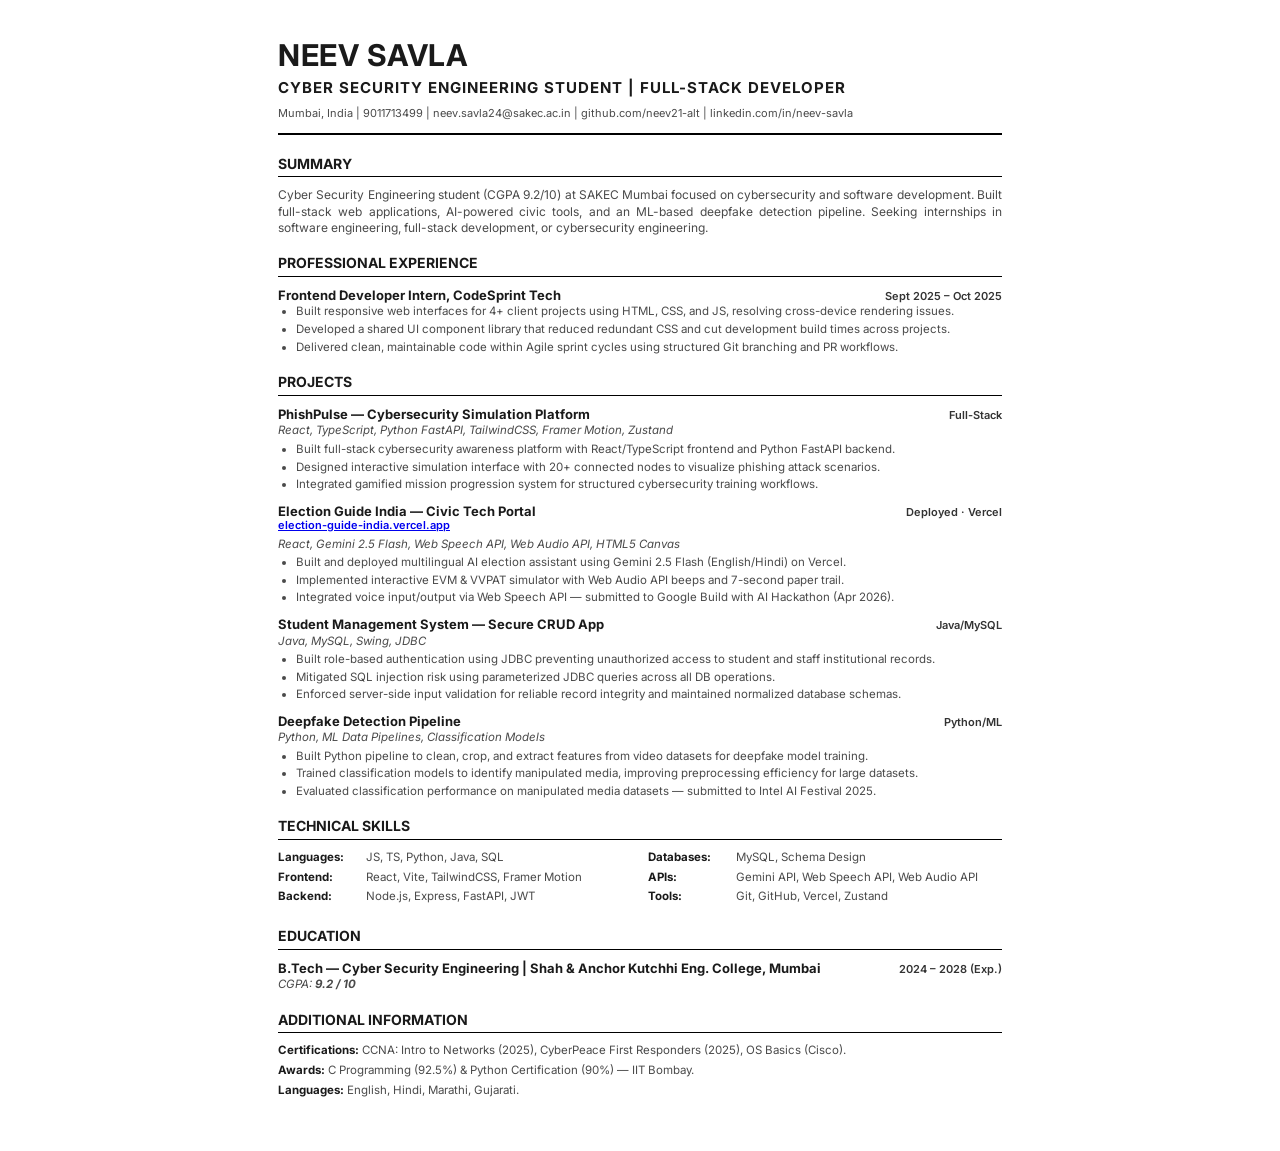
<file: resume.html>
<!DOCTYPE html>
<html lang="en">
<head>
    <meta charset="UTF-8">
    <meta name="viewport" content="width=device-width, initial-scale=1.0">
    <title>Neev Savla - Resume</title>
    <link href="https://fonts.googleapis.com/css2?family=Inter:wght@400;600;700&display=swap" rel="stylesheet">
    <style>
        :root {
            --primary-text: #1a1a1a;
            --secondary-text: #4a4a4a;
            --line-color: #000;
            --margin: 35px;
        }
        * { box-sizing: border-box; margin: 0; padding: 0; }
        body {
            font-family: 'Inter', sans-serif;
            color: var(--primary-text);
            line-height: 1.35;
            background: #fff;
        }
        .a4-page {
            width: 794px;
            padding: var(--margin);
            margin: 0 auto;
        }
        header { margin-bottom: 20px; }
        h1 { font-size: 30px; font-weight: 700; text-transform: uppercase; margin-bottom: 2px; letter-spacing: 0.5px; }
        .role { font-size: 15px; font-weight: 700; text-transform: uppercase; margin-bottom: 8px; letter-spacing: 1px; }
        .contact-info { font-size: 11px; color: var(--secondary-text); margin-bottom: 12px; }
        .header-line { border-bottom: 2.5px solid var(--line-color); margin-bottom: 18px; }
        
        section { margin-bottom: 18px; }
        h2 { font-size: 14px; font-weight: 700; text-transform: uppercase; border-bottom: 1.5px solid var(--line-color); padding-bottom: 3px; margin-bottom: 10px; }
        
        .summary p { font-size: 12px; text-align: justify; color: var(--secondary-text); }
        
        .item { margin-bottom: 10px; }
        .item-header { display: flex; justify-content: space-between; align-items: baseline; }
        .item-title { font-size: 13px; font-weight: 700; }
        .date { font-size: 11px; font-weight: 600; color: #333; }
        .sub-title { font-size: 11.5px; color: var(--secondary-text); font-style: italic; margin-bottom: 3px; }
        
        .project-link { display: block; font-size: 11px; color: #0000ee; text-decoration: underline; margin-top: -2px; margin-bottom: 4px; font-weight: 600; }
        
        ul { list-style-type: disc; margin-left: 18px; font-size: 11.5px; color: var(--secondary-text); }
        li { margin-bottom: 2px; }
        
        .skills-container {
            display: grid;
            grid-template-columns: 1fr 1fr;
            gap: 15px;
            font-size: 11.5px;
            color: var(--secondary-text);
        }
        .skills-item { margin-bottom: 4px; }
        .skills-item strong { color: var(--primary-text); width: 85px; display: inline-block; }
        
        .additional-info div { margin-bottom: 4px; font-size: 11.5px; color: var(--secondary-text); }
        .additional-info strong { color: var(--primary-text); }
        
        a { color: inherit; text-decoration: none; }
    </style>
</head>
<body>
    <div class="a4-page">
        <header>
            <h1>Neev Savla</h1>
            <div class="role">CYBER SECURITY ENGINEERING STUDENT  |  FULL-STACK DEVELOPER</div>
            <div class="contact-info">
                Mumbai, India  |  9011713499  |  <a href="mailto:neev.savla24@sakec.ac.in">neev.savla24@sakec.ac.in</a>  |  github.com/neev21-alt  |  linkedin.com/in/neev-savla
            </div>
            <div class="header-line"></div>
        </header>

        <section class="summary">
            <h2>Summary</h2>
            <p>Cyber Security Engineering student (CGPA 9.2/10) at SAKEC Mumbai focused on cybersecurity and software development. Built full-stack web applications, AI-powered civic tools, and an ML-based deepfake detection pipeline. Seeking internships in software engineering, full-stack development, or cybersecurity engineering.</p>
        </section>

        <section>
            <h2>Professional Experience</h2>
            <div class="item">
                <div class="item-header">
                    <div class="item-title">Frontend Developer Intern, CodeSprint Tech</div>
                    <div class="date">Sept 2025 – Oct 2025</div>
                </div>
                <ul>
                    <li>Built responsive web interfaces for 4+ client projects using HTML, CSS, and JS, resolving cross-device rendering issues.</li>
                    <li>Developed a shared UI component library that reduced redundant CSS and cut development build times across projects.</li>
                    <li>Delivered clean, maintainable code within Agile sprint cycles using structured Git branching and PR workflows.</li>
                </ul>
            </div>
        </section>

        <section>
            <h2>Projects</h2>
            <div class="item">
                <div class="item-header">
                    <div class="item-title">PhishPulse — Cybersecurity Simulation Platform</div>
                    <div class="date">Full-Stack</div>
                </div>
                <div class="sub-title">React, TypeScript, Python FastAPI, TailwindCSS, Framer Motion, Zustand</div>
                <ul>
                    <li>Built full-stack cybersecurity awareness platform with React/TypeScript frontend and Python FastAPI backend.</li>
                    <li>Designed interactive simulation interface with 20+ connected nodes to visualize phishing attack scenarios.</li>
                    <li>Integrated gamified mission progression system for structured cybersecurity training workflows.</li>
                </ul>
            </div>
            <div class="item">
                <div class="item-header">
                    <div class="item-title">Election Guide India — Civic Tech Portal</div>
                    <div class="date">Deployed · Vercel</div>
                </div>
                <a href="https://election-guide-india.vercel.app" class="project-link">election-guide-india.vercel.app</a>
                <div class="sub-title">React, Gemini 2.5 Flash, Web Speech API, Web Audio API, HTML5 Canvas</div>
                <ul>
                    <li>Built and deployed multilingual AI election assistant using Gemini 2.5 Flash (English/Hindi) on Vercel.</li>
                    <li>Implemented interactive EVM & VVPAT simulator with Web Audio API beeps and 7-second paper trail.</li>
                    <li>Integrated voice input/output via Web Speech API — submitted to Google Build with AI Hackathon (Apr 2026).</li>
                </ul>
            </div>
            <div class="item">
                <div class="item-header">
                    <div class="item-title">Student Management System — Secure CRUD App</div>
                    <div class="date">Java/MySQL</div>
                </div>
                <div class="sub-title">Java, MySQL, Swing, JDBC</div>
                <ul>
                    <li>Built role-based authentication using JDBC preventing unauthorized access to student and staff institutional records.</li>
                    <li>Mitigated SQL injection risk using parameterized JDBC queries across all DB operations.</li>
                    <li>Enforced server-side input validation for reliable record integrity and maintained normalized database schemas.</li>
                </ul>
            </div>
            <div class="item">
                <div class="item-header">
                    <div class="item-title">Deepfake Detection Pipeline</div>
                    <div class="date">Python/ML</div>
                </div>
                <div class="sub-title">Python, ML Data Pipelines, Classification Models</div>
                <ul>
                    <li>Built Python pipeline to clean, crop, and extract features from video datasets for deepfake model training.</li>
                    <li>Trained classification models to identify manipulated media, improving preprocessing efficiency for large datasets.</li>
                    <li>Evaluated classification performance on manipulated media datasets — submitted to Intel AI Festival 2025.</li>
                </ul>
            </div>
        </section>

        <section>
            <h2>Technical Skills</h2>
            <div class="skills-container">
                <div>
                    <div class="skills-item"><strong>Languages:</strong> JS, TS, Python, Java, SQL</div>
                    <div class="skills-item"><strong>Frontend:</strong> React, Vite, TailwindCSS, Framer Motion</div>
                    <div class="skills-item"><strong>Backend:</strong> Node.js, Express, FastAPI, JWT</div>
                </div>
                <div>
                    <div class="skills-item"><strong>Databases:</strong> MySQL, Schema Design</div>
                    <div class="skills-item"><strong>APIs:</strong> Gemini API, Web Speech API, Web Audio API</div>
                    <div class="skills-item"><strong>Tools:</strong> Git, GitHub, Vercel, Zustand</div>
                </div>
            </div>
        </section>

        <section>
            <h2>Education</h2>
            <div class="item">
                <div class="item-header">
                    <div class="item-title">B.Tech — Cyber Security Engineering | Shah & Anchor Kutchhi Eng. College, Mumbai</div>
                    <div class="date">2024 – 2028 (Exp.)</div>
                </div>
                <div class="sub-title">CGPA: <strong>9.2 / 10</strong></div>
            </div>
        </section>

        <section class="additional-info">
            <h2>Additional Information</h2>
            <div><strong>Certifications:</strong> CCNA: Intro to Networks (2025), CyberPeace First Responders (2025), OS Basics (Cisco).</div>
            <div><strong>Awards:</strong> C Programming (92.5%) & Python Certification (90%) — IIT Bombay.</div>
            <div><strong>Languages:</strong> English, Hindi, Marathi, Gujarati.</div>
        </section>
    </div>
</body>
</html>
</file>
<file: style.css>
/* ═══════════════════════════════════════════
       DESIGN TOKENS
    ═══════════════════════════════════════════ */
    :root {
      --bg: #08080f;
      --bg-2: #0d0d18;
      --surface: rgba(255, 255, 255, 0.04);
      --surface-h: rgba(255, 255, 255, 0.07);
      --accent: #818cf8;
      --accent-2: #c084fc;
      --gradient: linear-gradient(135deg, #818cf8 0%, #c084fc 100%);
      --gradient-r: linear-gradient(135deg, #c084fc 0%, #818cf8 100%);
      --glow: rgba(129, 140, 248, 0.18);
      --text: #f9fafb;
      --text-2: #e5e7eb;
      --muted: #6b7280;
      --muted-2: #9ca3af;
      --border: rgba(255, 255, 255, 0.07);
      --border-h: rgba(129, 140, 248, 0.35);
      --green: #4ade80;
      --r-sm: 10px;
      --r: 16px;
      --r-lg: 24px;
      --sans: 'Plus Jakarta Sans', sans-serif;
      --mono: 'JetBrains Mono', monospace;
    }

    /* ═══════════════════════════════════════════
       RESET & BASE
    ═══════════════════════════════════════════ */
    *,
    *::before,
    *::after {
      box-sizing: border-box;
      margin: 0;
      padding: 0;
    }

    html {
      scroll-behavior: smooth;
    }

    ::-webkit-scrollbar {
      width: 4px;
    }

    ::-webkit-scrollbar-track {
      background: var(--bg);
    }

    ::-webkit-scrollbar-thumb {
      background: rgba(129, 140, 248, 0.4);
      border-radius: 4px;
    }

    ::-webkit-scrollbar-thumb:hover {
      background: var(--accent);
    }

    body {
      background: var(--bg);
      color: var(--text);
      font-family: var(--sans);
      font-size: 16px;
      line-height: 1.7;
      overflow-x: hidden;
    }

    a {
      text-decoration: none;
      color: inherit;
    }

    ul {
      list-style: none;
    }

    /* ═══════════════════════════════════════════
       CUSTOM CURSOR
    ═══════════════════════════════════════════ */
    #cur-dot,
    #cur-ring {
      position: fixed;
      border-radius: 50%;
      pointer-events: none;
      z-index: 9999;
      transform: translate(-50%, -50%);
      transition: opacity 0.3s;
    }

    #cur-dot {
      width: 6px;
      height: 6px;
      background: var(--accent);
    }

    #cur-ring {
      width: 36px;
      height: 36px;
      border: 1.5px solid rgba(129, 140, 248, 0.5);
      transition: transform 0.12s ease, width 0.25s, height 0.25s, border-color 0.25s;
    }

    body:has(a:hover) #cur-ring,
    body:has(button:hover) #cur-ring {
      width: 52px;
      height: 52px;
      border-color: var(--accent);
    }

    @media (max-width: 768px) {

      #cur-dot,
      #cur-ring {
        display: none;
      }
    }

    /* ═══════════════════════════════════════════
       GRADIENT BLOBS (Background ambience)
    ═══════════════════════════════════════════ */
    .blob {
      position: fixed;
      border-radius: 50%;
      filter: blur(100px);
      pointer-events: none;
      z-index: 0;
      opacity: 0.55;
    }

    .blob-1 {
      width: 560px;
      height: 560px;
      background: rgba(129, 140, 248, 0.12);
      top: -160px;
      right: -120px;
      animation: blobDrift1 9s ease-in-out infinite;
    }

    .blob-2 {
      width: 440px;
      height: 440px;
      background: rgba(192, 132, 252, 0.10);
      bottom: 10%;
      left: -100px;
      animation: blobDrift2 12s ease-in-out infinite 3s;
    }

    .blob-3 {
      width: 320px;
      height: 320px;
      background: rgba(129, 140, 248, 0.07);
      top: 50%;
      right: 15%;
      animation: blobDrift3 15s ease-in-out infinite 6s;
    }

    @keyframes blobDrift1 {

      0%,
      100% {
        transform: translate(0, 0) scale(1);
      }

      33% {
        transform: translate(-30px, 20px) scale(1.06);
      }

      66% {
        transform: translate(20px, -15px) scale(0.95);
      }
    }

    @keyframes blobDrift2 {

      0%,
      100% {
        transform: translate(0, 0) scale(1);
      }

      40% {
        transform: translate(25px, -20px) scale(1.08);
      }

      70% {
        transform: translate(-15px, 25px) scale(0.96);
      }
    }

    @keyframes blobDrift3 {

      0%,
      100% {
        transform: translate(0, 0) scale(1);
      }

      50% {
        transform: translate(-20px, -30px) scale(1.1);
      }
    }

    /* ═══════════════════════════════════════════
       SCROLL PROGRESS BAR
    ═══════════════════════════════════════════ */
    #progress-bar {
      position: fixed;
      top: 0;
      left: 0;
      height: 2px;
      width: 0%;
      background: var(--gradient);
      z-index: 1000;
      transition: width 0.08s linear;
    }

    /* ═══════════════════════════════════════════
       BACK TO TOP
    ═══════════════════════════════════════════ */
    #back-top {
      position: fixed;
      bottom: 2rem;
      right: 2rem;
      width: 42px;
      height: 42px;
      border-radius: 50%;
      background: var(--surface-h);
      border: 1px solid var(--border-h);
      color: var(--accent);
      font-size: 18px;
      display: flex;
      align-items: center;
      justify-content: center;
      cursor: pointer;
      z-index: 80;
      opacity: 0;
      transform: translateY(16px);
      transition: opacity 0.3s, transform 0.3s, background 0.2s;
      backdrop-filter: blur(12px);
    }

    #back-top.show {
      opacity: 1;
      transform: translateY(0);
    }

    #back-top:hover {
      background: rgba(129, 140, 248, 0.15);
    }

    /* ═══════════════════════════════════════════
       LAYOUT
    ═══════════════════════════════════════════ */
    .container {
      position: relative;
      z-index: 2;
      max-width: 1080px;
      margin: 0 auto;
      padding: 0 2.5rem;
    }

    /* ═══════════════════════════════════════════
       NAVIGATION
    ═══════════════════════════════════════════ */
    nav {
      position: fixed;
      top: 0;
      left: 0;
      right: 0;
      z-index: 100;
      backdrop-filter: blur(20px) saturate(180%);
      -webkit-backdrop-filter: blur(20px) saturate(180%);
      border-bottom: 1px solid var(--border);
      background: rgba(8, 8, 15, 0.75);
      transition: border-color 0.3s;
    }

    nav.scrolled {
      border-bottom-color: var(--border-h);
    }

    .nav-inner {
      max-width: 1080px;
      margin: 0 auto;
      padding: 0 2.5rem;
      height: 60px;
      display: flex;
      align-items: center;
      justify-content: space-between;
    }

    .nav-logo {
      font-family: var(--mono);
      font-size: 13.5px;
      font-weight: 500;
      letter-spacing: 0.5px;
    }

    .nav-logo span.gr {
      background: var(--gradient);
      -webkit-background-clip: text;
      -webkit-text-fill-color: transparent;
      background-clip: text;
    }

    .nav-logo span.dim {
      color: var(--muted);
    }

    .nav-links {
      display: flex;
      gap: 2rem;
    }

    .nav-links a {
      font-size: 13px;
      color: var(--muted);
      font-weight: 500;
      letter-spacing: 0.2px;
      transition: color 0.2s;
      position: relative;
      padding-bottom: 2px;
    }

    .nav-links a::after {
      content: '';
      position: absolute;
      left: 0;
      bottom: -1px;
      width: 0;
      height: 1.5px;
      background: var(--gradient);
      border-radius: 2px;
      transition: width 0.25s ease;
    }

    .nav-links a:hover,
    .nav-links a.active {
      color: var(--text);
    }

    .nav-links a:hover::after,
    .nav-links a.active::after {
      width: 100%;
    }

    .nav-cta {
      padding: 8px 20px;
      border-radius: var(--r-sm);
      background: var(--gradient);
      color: #fff;
      font-size: 13px;
      font-weight: 600;
      letter-spacing: 0.2px;
      transition: opacity 0.2s, transform 0.2s;
      display: none;
    }

    .nav-cta:hover {
      opacity: 0.88;
      transform: translateY(-1px);
    }

    /* hamburger */
    .hamburger {
      display: none;
      flex-direction: column;
      gap: 5px;
      cursor: pointer;
      padding: 6px;
      border: 1px solid var(--border);
      border-radius: 8px;
      background: transparent;
      transition: border-color 0.2s;
    }

    .hamburger:hover {
      border-color: var(--border-h);
    }

    .hamburger span {
      display: block;
      width: 20px;
      height: 1.5px;
      background: var(--muted-2);
      border-radius: 2px;
      transition: all 0.3s;
    }

    .hamburger.open span:nth-child(1) {
      transform: translateY(6.5px) rotate(45deg);
      background: var(--accent);
    }

    .hamburger.open span:nth-child(2) {
      opacity: 0;
    }

    .hamburger.open span:nth-child(3) {
      transform: translateY(-6.5px) rotate(-45deg);
      background: var(--accent);
    }

    /* mobile drawer */
    .drawer {
      position: fixed;
      top: 60px;
      left: 0;
      right: 0;
      bottom: 0;
      background: rgba(8, 8, 15, 0.9);
      backdrop-filter: blur(20px);
      -webkit-backdrop-filter: blur(20px);
      display: flex;
      flex-direction: column;
      padding: 2rem 2.5rem;
      z-index: 99;
      opacity: 0;
      visibility: hidden;
      transform: translateY(-10px);
      transition: all 0.4s cubic-bezier(0.16, 1, 0.3, 1);
      pointer-events: none;
    }

    .drawer.open {
      opacity: 1;
      visibility: visible;
      transform: translateY(0);
      pointer-events: all;
    }

    .drawer a {
      padding: 1.25rem 0;
      font-size: 18px;
      font-weight: 500;
      color: var(--muted-2);
      border-bottom: 1px solid var(--border);
      transition: color 0.2s, padding-left 0.2s;
    }

    .drawer a:last-child {
      border-bottom: none;
    }

    .drawer a:hover {
      color: var(--text);
      padding-left: 8px;
    }

    @media (min-width: 769px) {
      .drawer {
        display: none !important;
      }
    }

    /* ═══════════════════════════════════════════
       HERO
    ═══════════════════════════════════════════ */
    .hero {
      min-height: 100vh;
      display: flex;
      align-items: center;
      padding: 100px 0 80px;
    }

    .hero-tag {
      display: inline-flex;
      align-items: center;
      gap: 10px;
      font-family: var(--mono);
      font-size: 11.5px;
      font-weight: 500;
      letter-spacing: 0.5px;
      color: var(--green);
      padding: 6px 16px;
      border: 1px solid rgba(74, 222, 128, 0.2);
      border-radius: 100px;
      background: rgba(74, 222, 128, 0.06);
      margin-bottom: 2rem;
      opacity: 0;
      animation: fadeUp 0.6s ease 0.1s forwards;
    }

    .dot-live {
      width: 7px;
      height: 7px;
      border-radius: 50%;
      background: var(--green);
      flex-shrink: 0;
      box-shadow: 0 0 0 0 rgba(74, 222, 128, 0.4);
      animation: livePulse 2s infinite;
    }

    @keyframes livePulse {
      0% {
        box-shadow: 0 0 0 0 rgba(74, 222, 128, 0.4);
      }

      70% {
        box-shadow: 0 0 0 8px rgba(74, 222, 128, 0);
      }

      100% {
        box-shadow: 0 0 0 0 rgba(74, 222, 128, 0);
      }
    }

    .hero-eyebrow {
      font-family: var(--mono);
      font-size: 12px;
      color: var(--muted);
      letter-spacing: 2px;
      text-transform: uppercase;
      margin-bottom: 1rem;
      opacity: 0;
      animation: fadeUp 0.6s ease 0.2s forwards;
    }

    .hero h1 {
      font-size: clamp(3.6rem, 9vw, 7.5rem);
      font-weight: 800;
      line-height: 0.92;
      letter-spacing: -4px;
      color: var(--text);
      margin-bottom: 1.6rem;
      opacity: 0;
      animation: fadeUp 0.7s ease 0.3s forwards;
    }

    .hero h1 .line-2 {
      display: block;
    }

    .gradient-text {
      background: var(--gradient);
      -webkit-background-clip: text;
      -webkit-text-fill-color: transparent;
      background-clip: text;
    }

    .hero-desc {
      font-size: 1.1rem;
      color: var(--muted-2);
      max-width: 520px;
      line-height: 1.8;
      margin-bottom: 2.5rem;
      font-weight: 400;
      opacity: 0;
      animation: fadeUp 0.7s ease 0.4s forwards;
    }

    .hero-desc strong {
      color: var(--text-2);
      font-weight: 600;
    }

    .hero-actions {
      display: flex;
      gap: 12px;
      flex-wrap: wrap;
      margin-bottom: 3.5rem;
      opacity: 0;
      animation: fadeUp 0.7s ease 0.5s forwards;
    }

    /* ═══════════════════════════════════════════
       BUTTONS
    ═══════════════════════════════════════════ */
    .btn-primary {
      display: inline-flex;
      align-items: center;
      gap: 8px;
      padding: 12px 26px;
      border-radius: var(--r-sm);
      background: var(--gradient);
      color: #fff;
      font-size: 14px;
      font-weight: 600;
      letter-spacing: 0.1px;
      transition: opacity 0.2s, transform 0.25s, box-shadow 0.25s;
      box-shadow: 0 4px 24px rgba(129, 140, 248, 0.25);
    }

    .btn-primary:hover {
      opacity: 0.9;
      transform: translateY(-2px);
      box-shadow: 0 8px 32px rgba(129, 140, 248, 0.4);
    }

    .btn-ghost {
      display: inline-flex;
      align-items: center;
      gap: 8px;
      padding: 12px 24px;
      border-radius: var(--r-sm);
      background: transparent;
      color: var(--muted-2);
      font-size: 14px;
      font-weight: 500;
      border: 1px solid var(--border);
      transition: all 0.25s;
    }

    .btn-ghost:hover {
      border-color: var(--border-h);
      color: var(--text);
      background: var(--surface-h);
      transform: translateY(-2px);
    }

    /* ═══════════════════════════════════════════
       HERO STATS
    ═══════════════════════════════════════════ */
    .hero-stats {
      display: flex;
      gap: 2.5rem;
      flex-wrap: wrap;
      opacity: 0;
      animation: fadeUp 0.7s ease 0.6s forwards;
    }

    .stat-val {
      font-size: 1.8rem;
      font-weight: 800;
      background: var(--gradient);
      -webkit-background-clip: text;
      -webkit-text-fill-color: transparent;
      background-clip: text;
      line-height: 1;
      margin-bottom: 4px;
      font-family: var(--mono);
    }

    .stat-label {
      font-size: 11.5px;
      color: var(--muted);
      text-transform: uppercase;
      letter-spacing: 1.2px;
      font-weight: 500;
    }

    /* ═══════════════════════════════════════════
       MARQUEE (Skills Strip)
    ═══════════════════════════════════════════ */
    .marquee-section {
      position: relative;
      z-index: 2;
      border-top: 1px solid var(--border);
      border-bottom: 1px solid var(--border);
      padding: 1.1rem 0;
      overflow: hidden;
      background: rgba(255, 255, 255, 0.018);
    }

    .marquee-wrap {
      overflow: hidden;
    }

    .marquee-track {
      display: flex;
      white-space: nowrap;
      animation: marquee 30s linear infinite;
      gap: 0;
    }

    .marquee-item {
      display: inline-flex;
      align-items: center;
      gap: 1.5rem;
      padding: 0 2rem;
      font-family: var(--mono);
      font-size: 12.5px;
      font-weight: 500;
      color: var(--muted);
      letter-spacing: 0.5px;
    }

    .marquee-sep {
      display: inline-block;
      width: 4px;
      height: 4px;
      border-radius: 50%;
      background: var(--accent);
      opacity: 0.5;
      vertical-align: middle;
    }

    .marquee-wrap:hover .marquee-track {
      animation-play-state: paused;
    }

    @keyframes marquee {
      from {
        transform: translateX(0);
      }

      to {
        transform: translateX(-50%);
      }
    }

    /* ═══════════════════════════════════════════
       SECTION HEADER
    ═══════════════════════════════════════════ */
    section {
      padding: 100px 0;
    }

    .sec-eye {
      font-family: var(--mono);
      font-size: 11px;
      font-weight: 500;
      color: var(--accent);
      letter-spacing: 3px;
      text-transform: uppercase;
      margin-bottom: 0.7rem;
      display: flex;
      align-items: center;
      gap: 10px;
    }

    .sec-eye::before {
      content: '';
      display: inline-block;
      width: 20px;
      height: 1px;
      background: var(--accent);
      opacity: 0.5;
    }

    .sec-head {
      font-size: 2.4rem;
      font-weight: 800;
      color: var(--text);
      letter-spacing: -1.5px;
      line-height: 1.08;
      margin-bottom: 3rem;
    }

    .sec-head span {
      background: var(--gradient);
      -webkit-background-clip: text;
      -webkit-text-fill-color: transparent;
      background-clip: text;
    }

    /* ═══════════════════════════════════════════
       GLASS CARD (base)
    ═══════════════════════════════════════════ */
    .card {
      background: var(--surface);
      border: 1px solid var(--border);
      border-radius: var(--r);
      transition: border-color 0.3s, background 0.3s, box-shadow 0.3s, transform 0.4s;
      position: relative;
      overflow: hidden;
    }

    .card::before {
      content: '';
      position: absolute;
      inset: 0;
      border-radius: inherit;
      padding: 1px;
      background: var(--gradient);
      -webkit-mask: linear-gradient(#fff 0 0) content-box, linear-gradient(#fff 0 0);
      -webkit-mask-composite: xor;
      mask-composite: exclude;
      opacity: 0;
      transition: opacity 0.35s;
      pointer-events: none;
    }

    .card:hover::before {
      opacity: 1;
    }

    .card:hover {
      background: var(--surface-h);
      box-shadow: 0 8px 40px rgba(129, 140, 248, 0.08);
    }

    /* tilt cards */
    .tilt {
      transform-style: preserve-3d;
      will-change: transform;
    }

    /* ═══════════════════════════════════════════
       ABOUT
    ═══════════════════════════════════════════ */
    .about-wrapper {
      display: grid;
      grid-template-columns: 1fr 340px;
      gap: 16px;
      align-items: start;
    }

    .about-main {
      padding: 2.2rem 2.4rem;
    }

    .about-text {
      font-size: 15px;
      color: var(--muted-2);
      line-height: 1.9;
    }

    .about-text+.about-text {
      margin-top: 1.2rem;
    }

    .about-text strong {
      color: var(--text-2);
      font-weight: 600;
    }

    .about-text .h {
      color: var(--accent-2);
    }

    .about-info {
      display: flex;
      flex-direction: column;
      gap: 12px;
    }

    .info-tile {
      padding: 1.25rem 1.5rem;
    }

    .info-label {
      font-family: var(--mono);
      font-size: 10px;
      letter-spacing: 2px;
      text-transform: uppercase;
      color: var(--muted);
      margin-bottom: 5px;
    }

    .info-value {
      font-size: 14px;
      font-weight: 600;
      color: var(--text-2);
    }

    .pill {
      display: inline-block;
      font-family: var(--mono);
      font-size: 11px;
      padding: 3px 12px;
      border-radius: 100px;
      background: rgba(74, 222, 128, 0.08);
      color: var(--green);
      border: 1px solid rgba(74, 222, 128, 0.2);
      font-weight: 500;
    }

    .pill-accent {
      background: rgba(129, 140, 248, 0.1);
      color: var(--accent);
      border-color: rgba(129, 140, 248, 0.25);
    }

    /* ═══════════════════════════════════════════
       PROJECTS
    ═══════════════════════════════════════════ */
    .proj-grid {
      display: grid;
      grid-template-columns: 1fr 1fr;
      gap: 16px;
    }

    .proj-card {
      padding: 2rem;
      cursor: default;
    }

    .proj-card:hover {
      transform: translateY(-8px);
    }

    .proj-num {
      font-family: var(--mono);
      font-size: 10.5px;
      color: var(--muted);
      letter-spacing: 1.5px;
      margin-bottom: 1rem;
      display: flex;
      align-items: center;
      gap: 8px;
    }

    .proj-dot {
      width: 6px;
      height: 6px;
      border-radius: 50%;
      background: var(--gradient);
      flex-shrink: 0;
    }

    .proj-badge {
      font-family: var(--mono);
      font-size: 10px;
      padding: 2px 8px;
      border-radius: 100px;
      background: rgba(129, 140, 248, 0.1);
      color: var(--accent);
      border: 1px solid rgba(129, 140, 248, 0.2);
      margin-left: auto;
    }

    .proj-title {
      font-size: 1.1rem;
      font-weight: 700;
      color: var(--text);
      margin-bottom: 0.75rem;
      line-height: 1.3;
    }

    .proj-desc {
      font-size: 14px;
      color: var(--muted-2);
      line-height: 1.75;
      margin-bottom: 1.5rem;
    }

    .proj-tags {
      display: flex;
      flex-wrap: wrap;
      gap: 6px;
      margin-bottom: 1.5rem;
    }

    .tag {
      font-family: var(--mono);
      font-size: 11.5px;
      padding: 4px 11px;
      border-radius: 6px;
      background: rgba(255, 255, 255, 0.04);
      color: var(--muted-2);
      border: 1px solid var(--border);
      transition: all 0.2s;
    }

    .tag:hover {
      border-color: var(--border-h);
      color: var(--accent);
      background: rgba(129, 140, 248, 0.06);
    }

    .proj-link {
      font-family: var(--mono);
      font-size: 11.5px;
      font-weight: 500;
      color: var(--accent);
      letter-spacing: 0.5px;
      display: inline-flex;
      align-items: center;
      gap: 6px;
      transition: gap 0.2s;
    }

    .proj-link:hover {
      gap: 10px;
    }

    /* Large featured project */
    .proj-card.featured {
      grid-column: 1 / -1;
    }

    .proj-card.featured .proj-title {
      font-size: 1.4rem;
    }

    .proj-card.featured .proj-desc {
      max-width: 640px;
    }

    /* ═══════════════════════════════════════════
       EXPERIENCE (Timeline)
    ═══════════════════════════════════════════ */
    .timeline {
      position: relative;
    }

    .timeline::before {
      content: '';
      position: absolute;
      left: 22px;
      top: 0;
      bottom: 0;
      width: 1px;
      background: linear-gradient(to bottom, var(--accent), transparent);
      opacity: 0.3;
    }

    .tl-item {
      display: grid;
      grid-template-columns: 44px 1fr;
      gap: 1.5rem;
      margin-bottom: 1.5rem;
    }

    .tl-item:last-child {
      margin-bottom: 0;
    }

    .tl-dot-wrap {
      display: flex;
      justify-content: center;
      padding-top: 1.6rem;
    }

    .tl-dot {
      width: 11px;
      height: 11px;
      border-radius: 50%;
      background: var(--gradient);
      flex-shrink: 0;
      position: relative;
      z-index: 2;
      box-shadow: 0 0 0 4px rgba(129, 140, 248, 0.15);
    }

    .tl-card {
      padding: 1.7rem 2rem;
    }

    .tl-head {
      display: flex;
      justify-content: space-between;
      align-items: flex-start;
      flex-wrap: wrap;
      gap: 10px;
      margin-bottom: 1rem;
    }

    .tl-role {
      font-size: 1rem;
      font-weight: 700;
      color: var(--text);
      margin-bottom: 3px;
    }

    .tl-company {
      font-size: 13.5px;
      font-weight: 500;
      background: var(--gradient);
      -webkit-background-clip: text;
      -webkit-text-fill-color: transparent;
      background-clip: text;
      font-family: var(--mono);
    }

    .tl-date {
      font-family: var(--mono);
      font-size: 11px;
      color: var(--muted);
      padding: 4px 13px;
      border: 1px solid var(--border);
      border-radius: 100px;
      white-space: nowrap;
    }

    .tl-list li {
      font-size: 14px;
      color: var(--muted-2);
      line-height: 1.8;
      padding: 3px 0 3px 18px;
      position: relative;
    }

    .tl-list li::before {
      content: '';
      position: absolute;
      left: 0;
      top: 12px;
      width: 6px;
      height: 6px;
      border-radius: 50%;
      background: var(--accent);
      opacity: 0.5;
    }

    /* ═══════════════════════════════════════════
       EDUCATION
    ═══════════════════════════════════════════ */
    .edu-grid {
      display: grid;
      grid-template-columns: repeat(3, 1fr);
      gap: 14px;
    }

    .edu-card {
      padding: 1.6rem;
    }

    .edu-icon {
      width: 42px;
      height: 42px;
      border-radius: 12px;
      border: 1px solid var(--border-h);
      background: rgba(129, 140, 248, 0.08);
      display: flex;
      align-items: center;
      justify-content: center;
      font-size: 18px;
      margin-bottom: 1.2rem;
    }

    .edu-title {
      font-size: 0.95rem;
      font-weight: 700;
      color: var(--text);
      margin-bottom: 5px;
      line-height: 1.35;
    }

    .edu-inst {
      font-size: 12.5px;
      color: var(--muted);
      margin-bottom: 1rem;
      line-height: 1.5;
    }

    /* ═══════════════════════════════════════════
       CONTACT
    ═══════════════════════════════════════════ */
    .contact-card {
      padding: 3.5rem;
      text-align: center;
    }

    .contact-card h2 {
      font-size: 2.5rem;
      font-weight: 800;
      letter-spacing: -1.5px;
      color: var(--text);
      margin-bottom: 0.9rem;
    }

    .contact-card p {
      font-size: 15px;
      color: var(--muted-2);
      max-width: 440px;
      margin: 0 auto 2.2rem;
      line-height: 1.8;
    }

    .contact-actions {
      display: flex;
      gap: 12px;
      justify-content: center;
      flex-wrap: wrap;
    }

    /* ═══════════════════════════════════════════
       FOOTER
    ═══════════════════════════════════════════ */
    footer {
      position: relative;
      z-index: 2;
      border-top: 1px solid var(--border);
      padding: 2rem 2.5rem;
      display: flex;
      align-items: center;
      justify-content: space-between;
      flex-wrap: wrap;
      gap: 1rem;
      max-width: 100%;
    }

    .footer-left {
      font-family: var(--mono);
      font-size: 11.5px;
      color: var(--muted);
    }

    .footer-left span {
      background: var(--gradient);
      -webkit-background-clip: text;
      -webkit-text-fill-color: transparent;
      background-clip: text;
      font-weight: 600;
    }

    .footer-links {
      display: flex;
      gap: 1.5rem;
    }

    .footer-links a {
      font-size: 12.5px;
      color: var(--muted);
      transition: color 0.2s;
      font-weight: 500;
    }

    .footer-links a:hover {
      color: var(--text);
    }

    /* ═══════════════════════════════════════════
       DIVIDER
    ═══════════════════════════════════════════ */
    .divider {
      position: relative;
      z-index: 2;
      height: 1px;
      background: linear-gradient(90deg, transparent, var(--border), transparent);
    }

    /* ═══════════════════════════════════════════
       ANIMATIONS
    ═══════════════════════════════════════════ */
    @keyframes fadeUp {
      from {
        opacity: 0;
        transform: translateY(24px);
      }

      to {
        opacity: 1;
        transform: translateY(0);
      }
    }

    .reveal {
      opacity: 0;
      transform: translateY(28px);
      transition: opacity 0.7s cubic-bezier(0.16, 1, 0.3, 1), transform 0.7s cubic-bezier(0.16, 1, 0.3, 1);
    }

    .reveal.visible {
      opacity: 1;
      transform: translateY(0);
    }

    /* stagger children */
    .stagger>* {
      opacity: 0;
      transform: translateY(20px);
      transition: opacity 0.6s cubic-bezier(0.16, 1, 0.3, 1), transform 0.6s cubic-bezier(0.16, 1, 0.3, 1);
    }

    .stagger.visible>*:nth-child(1) {
      opacity: 1;
      transform: none;
      transition-delay: 0s;
    }

    .stagger.visible>*:nth-child(2) {
      opacity: 1;
      transform: none;
      transition-delay: 0.08s;
    }

    .stagger.visible>*:nth-child(3) {
      opacity: 1;
      transform: none;
      transition-delay: 0.16s;
    }

    .stagger.visible>*:nth-child(4) {
      opacity: 1;
      transform: none;
      transition-delay: 0.24s;
    }

    .stagger.visible>*:nth-child(5) {
      opacity: 1;
      transform: none;
      transition-delay: 0.32s;
    }

    .stagger.visible>*:nth-child(6) {
      opacity: 1;
      transform: none;
      transition-delay: 0.40s;
    }

    .stagger.visible>*:nth-child(7) {
      opacity: 1;
      transform: none;
      transition-delay: 0.48s;
    }

    .stagger.visible>*:nth-child(8) {
      opacity: 1;
      transform: none;
      transition-delay: 0.56s;
    }

    /* ═══════════════════════════════════════════
       SKILLS GRID
    ═══════════════════════════════════════════ */
    .sk-grid {
      display: grid;
      grid-template-columns: repeat(auto-fit, minmax(220px, 1fr));
      gap: 14px;
    }

    .sk-card {
      padding: 1.5rem;
    }

    .sk-icon {
      font-size: 22px;
      margin-bottom: 0.9rem;
      display: block;
    }

    .sk-cat {
      font-family: var(--mono);
      font-size: 11px;
      font-weight: 700;
      color: var(--accent);
      letter-spacing: 1.5px;
      text-transform: uppercase;
      margin-bottom: 0.85rem;
    }

    .sk-chips {
      display: flex;
      flex-wrap: wrap;
      gap: 6px;
    }

    .sk-chip {
      font-size: 12px;
      font-family: var(--mono);
      padding: 4px 11px;
      border-radius: 6px;
      background: rgba(255,255,255,0.03);
      color: var(--muted-2);
      border: 1px solid var(--border);
      transition: all 0.2s;
      cursor: default;
    }

    .sk-chip:hover {
      border-color: var(--border-h);
      color: var(--accent);
      background: rgba(129,140,248,0.06);
    }

    @media (max-width: 900px) {
      .sk-grid { grid-template-columns: repeat(2, 1fr); }
    }

    @media (max-width: 480px) {
      .sk-grid { grid-template-columns: 1fr; }
    }

    /* ═══════════════════════════════════════════
       INTERESTS STRIP
    ═══════════════════════════════════════════ */
    .interests-strip {
      display: flex;
      flex-wrap: wrap;
      gap: 8px;
      margin-top: 1.2rem;
      padding-top: 1.2rem;
      border-top: 1px solid var(--border);
    }

    .int-chip {
      display: inline-flex;
      align-items: center;
      gap: 6px;
      font-size: 12.5px;
      font-weight: 500;
      color: var(--muted-2);
      padding: 5px 13px;
      border-radius: 100px;
      border: 1px solid var(--border);
      background: rgba(255,255,255,0.025);
      transition: all 0.2s;
    }

    .int-chip:hover {
      border-color: var(--border-h);
      color: var(--text);
      background: rgba(129,140,248,0.05);
    }

    /* ═══════════════════════════════════════════
       RESPONSIVE
    ═══════════════════════════════════════════ */
    @media (max-width: 900px) {
      .about-wrapper {
        grid-template-columns: 1fr;
      }

      .about-info {
        flex-direction: row;
        flex-wrap: wrap;
      }

      .info-tile {
        flex: 1;
        min-width: 180px;
      }

      .proj-grid {
        grid-template-columns: 1fr;
      }

      .proj-card.featured {
        grid-column: 1;
      }

      .edu-grid {
        grid-template-columns: 1fr 1fr;
      }
    }

    @media (max-width: 768px) {
      .nav-links {
        display: none;
      }

      .hamburger {
        display: flex;
      }

      .sec-head {
        font-size: 2rem;
      }

      .hero h1 {
        letter-spacing: -2.5px;
      }

      .timeline::before {
        left: 0;
        width: 0;
      }

      .tl-item {
        grid-template-columns: 1fr;
        gap: 0;
      }

      .tl-dot-wrap {
        display: none;
      }

      .contact-card {
        padding: 2rem 1.5rem;
      }

      .contact-card h2 {
        font-size: 1.8rem;
      }

      section {
        padding: 70px 0;
      }
    }

    @media (max-width: 540px) {
      .container {
        padding: 0 1.5rem;
      }

      .nav-inner {
        padding: 0 1.5rem;
      }

      .edu-grid {
        grid-template-columns: 1fr;
      }

      .hero-stats {
        gap: 1.5rem;
        justify-content: center;
      }

      .hero-actions {
        gap: 12px;
        justify-content: center;
      }

      .btn-primary,
      .btn-ghost {
        padding: 10px 18px;
        font-size: 13px;
      }

      footer {
        padding: 1.5rem;
      }
    }

    /* ═══════════════════════════════════════════
       HERO — SUPPORTING TEXT
    ═══════════════════════════════════════════ */
    .hero-desc-sub {
      font-size: 15px;
      color: var(--muted);
      line-height: 1.8;
      max-width: 600px;
      margin-top: -0.5rem;
      margin-bottom: 2rem;
    }

    /* ═══════════════════════════════════════════
       PROOF STRIP
    ═══════════════════════════════════════════ */
    .proof-strip {
      position: relative;
      z-index: 2;
      background: linear-gradient(135deg, rgba(129,140,248,0.06) 0%, rgba(167,139,250,0.04) 100%);
      border-top: 1px solid var(--border);
      border-bottom: 1px solid var(--border);
      padding: 3rem 2.5rem;
    }

    .proof-strip-inner {
      max-width: 1200px;
      margin: 0 auto;
    }

    .proof-top {
      margin-bottom: 2.5rem;
    }

    .proof-heading {
      font-size: 1.6rem;
      font-weight: 800;
      color: var(--text);
      letter-spacing: -0.5px;
      margin-bottom: 0.6rem;
    }

    .proof-sub {
      font-size: 14px;
      color: var(--muted);
      max-width: 680px;
      line-height: 1.8;
    }

    .proof-items {
      display: flex;
      align-items: center;
      gap: 1.5rem;
      flex-wrap: wrap;
    }

    .proof-item {
      flex: 1;
      min-width: 160px;
    }

    .proof-cat {
      font-family: var(--mono);
      font-size: 10px;
      font-weight: 700;
      letter-spacing: 2px;
      text-transform: uppercase;
      color: var(--accent);
      margin-bottom: 5px;
    }

    .proof-val {
      font-size: 15px;
      font-weight: 600;
      color: var(--text);
      line-height: 1.4;
    }

    .proof-sep {
      font-size: 1.5rem;
      color: var(--border-h);
      user-select: none;
      flex-shrink: 0;
    }

    @media (max-width: 768px) {
      .proof-items { gap: 1.2rem; }
      .proof-sep { display: none; }
      .proof-item { min-width: calc(50% - 1rem); }
    }

    @media (max-width: 480px) {
      .proof-item { min-width: 100%; }
    }

    /* ═══════════════════════════════════════════
       PROJECTS — EXPANDED CARDS
    ═══════════════════════════════════════════ */
    .proj-subtitle {
      font-family: var(--mono);
      font-size: 11.5px;
      color: var(--muted);
      letter-spacing: 0.5px;
      margin-bottom: 1rem;
      margin-top: -0.5rem;
    }

    .proj-highlights {
      margin-bottom: 1.5rem;
      padding: 1.1rem 1.3rem;
      background: rgba(255,255,255,0.02);
      border: 1px solid var(--border);
      border-radius: 10px;
    }

    .ph-head {
      font-family: var(--mono);
      font-size: 10px;
      font-weight: 700;
      letter-spacing: 1.5px;
      text-transform: uppercase;
      color: var(--accent);
      margin-bottom: 0.7rem;
    }

    .proj-highlights ul {
      list-style: none;
      padding: 0;
      margin: 0;
      display: flex;
      flex-direction: column;
      gap: 4px;
    }

    .proj-highlights ul li {
      font-size: 13px;
      color: var(--muted-2);
      line-height: 1.65;
      padding-left: 16px;
      position: relative;
    }

    .proj-highlights ul li::before {
      content: '→';
      position: absolute;
      left: 0;
      color: var(--accent);
      opacity: 0.6;
      font-size: 11px;
      top: 1px;
    }

    .proj-btns {
      display: flex;
      align-items: center;
      gap: 1.5rem;
      flex-wrap: wrap;
    }

    .proj-btn-disabled {
      opacity: 0.35;
      cursor: not-allowed;
      font-family: var(--mono);
      font-size: 11.5px;
      font-weight: 500;
      color: var(--muted);
      letter-spacing: 0.5px;
    }

    /* ═══════════════════════════════════════════
       CURRENTLY BUILDING
    ═══════════════════════════════════════════ */
    .building-sub {
      font-size: 15px;
      color: var(--muted-2);
      max-width: 640px;
      line-height: 1.8;
      margin-bottom: 2.5rem;
    }

    .building-grid {
      display: grid;
      grid-template-columns: repeat(3, 1fr);
      gap: 16px;
    }

    .building-card {
      padding: 2rem 1.8rem;
      text-align: center;
      background: linear-gradient(135deg, rgba(129,140,248,0.05) 0%, rgba(167,139,250,0.03) 100%);
      border-color: rgba(129,140,248,0.15);
      transition: border-color 0.3s, background 0.3s;
    }

    .building-card:hover {
      border-color: rgba(129,140,248,0.35);
      background: linear-gradient(135deg, rgba(129,140,248,0.1) 0%, rgba(167,139,250,0.06) 100%);
    }

    .building-icon {
      font-size: 2.2rem;
      margin-bottom: 1rem;
      display: block;
    }

    .building-cat {
      font-size: 1rem;
      font-weight: 700;
      color: var(--text);
      margin-bottom: 0.5rem;
    }

    .building-tags {
      font-family: var(--mono);
      font-size: 12px;
      color: var(--muted);
      line-height: 1.6;
    }

    @media (max-width: 768px) {
      .building-grid { grid-template-columns: 1fr; }
    }

    /* ═══════════════════════════════════════════
       EXPERIENCE — EXTRAS
    ═══════════════════════════════════════════ */
    .tl-intro {
      font-size: 13.5px;
      color: var(--muted);
      line-height: 1.75;
      margin-bottom: 1rem;
      font-style: italic;
    }

    .tl-badge-virtual {
      display: inline-block;
      font-family: var(--mono);
      font-size: 10px;
      font-weight: 600;
      letter-spacing: 0.5px;
      padding: 2px 8px;
      border-radius: 100px;
      background: rgba(250,204,21,0.08);
      color: #fbbf24;
      border: 1px solid rgba(250,204,21,0.2);
      vertical-align: middle;
    }

    .exp-tags {
      display: flex;
      flex-wrap: wrap;
      gap: 6px;
      margin-top: 1.2rem;
      padding-top: 1rem;
      border-top: 1px solid var(--border);
    }

    .exp-tag {
      font-family: var(--mono);
      font-size: 11px;
      font-weight: 500;
      padding: 3px 10px;
      border-radius: 6px;
      background: rgba(129,140,248,0.07);
      color: var(--accent);
      border: 1px solid rgba(129,140,248,0.15);
    }

    /* ═══════════════════════════════════════════
       CTF / CYBERSECURITY SECTION
    ═══════════════════════════════════════════ */
    .ctf-grid {
      display: grid;
      grid-template-columns: repeat(2, 1fr);
      gap: 18px;
    }

    .ctf-card {
      padding: 1.8rem 2rem;
      display: flex;
      flex-direction: column;
      height: 100%;
      transition: border-color 0.25s, transform 0.25s, box-shadow 0.25s;
    }

    .ctf-top {
      display: flex;
      align-items: center;
      justify-content: space-between;
      gap: 12px;
      margin-bottom: 0.9rem;
    }

    .ctf-type {
      font-family: var(--mono);
      font-size: 10.5px;
      font-weight: 700;
      letter-spacing: 1.2px;
      text-transform: uppercase;
      color: var(--accent);
    }

    .ctf-date {
      font-family: var(--mono);
      font-size: 11px;
      color: var(--muted);
      white-space: nowrap;
    }

    .ctf-title {
      font-size: 1.15rem;
      font-weight: 800;
      color: var(--text);
      margin-bottom: 0.35rem;
      line-height: 1.3;
    }

    .ctf-org {
      font-size: 13px;
      color: var(--muted);
      margin-bottom: 0.9rem;
      display: flex;
      align-items: center;
      gap: 8px;
      flex-wrap: wrap;
    }

    .ctf-cert-num {
      display: inline-block;
      font-family: var(--mono);
      font-size: 10px;
      font-weight: 700;
      padding: 2px 8px;
      border-radius: 100px;
      background: rgba(129,140,248,0.12);
      color: var(--accent);
      border: 1px solid rgba(129,140,248,0.25);
    }

    .ctf-desc {
      font-size: 13.5px;
      color: var(--muted-2);
      line-height: 1.7;
      margin-top: auto;
    }

    /* Featured Bootcamp Banner (Full Width) */
    .ctf-bootcamp {
      grid-column: 1 / -1;
      display: flex;
      flex-direction: column;
      background: linear-gradient(135deg, rgba(129, 140, 248, 0.08) 0%, rgba(167, 139, 250, 0.04) 100%);
      border: 1px solid rgba(129, 140, 248, 0.25);
      position: relative;
      overflow: hidden;
    }

    .ctf-bootcamp::before {
      content: '';
      position: absolute;
      top: 0;
      left: 0;
      width: 4px;
      height: 100%;
      background: var(--gradient);
    }

    @media (max-width: 768px) {
      .ctf-grid { grid-template-columns: 1fr; }
    }

    /* ═══════════════════════════════════════════
       HACKATHONS
    ═══════════════════════════════════════════ */
    .hack-grid {
      display: grid;
      grid-template-columns: repeat(3, 1fr);
      gap: 14px;
    }

    .hack-card {
      padding: 1.8rem;
      display: flex;
      flex-direction: column;
      height: 100%;
    }

    .hack-card .proj-tags {
      margin-top: auto;
      padding-top: 0.8rem;
    }

    .hack-top {
      display: flex;
      align-items: center;
      justify-content: space-between;
      gap: 8px;
      margin-bottom: 0.75rem;
    }

    .hack-type {
      font-family: var(--mono);
      font-size: 10px;
      font-weight: 700;
      letter-spacing: 1.5px;
      text-transform: uppercase;
      color: var(--accent);
    }

    .hack-date {
      font-family: var(--mono);
      font-size: 10.5px;
      color: var(--muted);
      white-space: nowrap;
    }

    .hack-title {
      font-size: 1rem;
      font-weight: 700;
      color: var(--text);
      margin-bottom: 0.6rem;
      line-height: 1.35;
    }

    .hack-desc {
      font-size: 13px;
      color: var(--muted-2);
      line-height: 1.7;
      margin-bottom: 1rem;
    }

    @media (max-width: 900px) {
      .hack-grid { grid-template-columns: 1fr 1fr; }
    }

    @media (max-width: 540px) {
      .hack-grid { grid-template-columns: 1fr; }
    }

    /* ═══════════════════════════════════════════
       CERTIFICATIONS — CATEGORIES
    ═══════════════════════════════════════════ */
    .cert-categories {
      display: grid;
      grid-template-columns: repeat(3, 1fr);
      gap: 16px;
    }

    .cert-cat-panel {
      background: rgba(255,255,255,0.02);
      border: 1px solid var(--border);
      border-radius: 14px;
      padding: 1.5rem;
      transition: border-color 0.25s;
    }

    .cert-cat-panel:hover {
      border-color: var(--border-h);
    }

    .cert-cat-head {
      font-size: 13px;
      font-weight: 700;
      color: var(--text);
      margin-bottom: 1.2rem;
      padding-bottom: 0.8rem;
      border-bottom: 1px solid var(--border);
      display: flex;
      align-items: center;
      gap: 8px;
    }

    .cert-cat-icon {
      font-size: 16px;
    }

    .cert-list {
      list-style: none;
      padding: 0;
      margin: 0;
      display: flex;
      flex-direction: column;
      gap: 12px;
    }

    .cert-item {
      position: relative;
      padding-left: 12px;
    }

    .cert-item::before {
      content: '';
      position: absolute;
      left: 0;
      top: 6px;
      width: 4px;
      height: 4px;
      border-radius: 50%;
      background: var(--accent);
      opacity: 0.5;
    }

    .cert-name {
      font-size: 12.5px;
      font-weight: 600;
      color: var(--text);
      line-height: 1.4;
      margin-bottom: 2px;
      display: flex;
      align-items: center;
      gap: 6px;
      flex-wrap: wrap;
    }

    .cert-issuer {
      font-family: var(--mono);
      font-size: 11px;
      color: var(--muted);
    }

    .cert-score {
      display: inline-block;
      font-family: var(--mono);
      font-size: 10px;
      font-weight: 700;
      padding: 1px 7px;
      border-radius: 100px;
      background: rgba(129,140,248,0.1);
      color: var(--accent);
      border: 1px solid rgba(129,140,248,0.2);
    }

    @media (max-width: 1100px) {
      .cert-categories { grid-template-columns: repeat(2, 1fr); }
    }

    @media (max-width: 540px) {
      .cert-categories { grid-template-columns: 1fr; }
    }

    /* ═══════════════════════════════════════════
       EDUCATION — 2x2 GRID
    ═══════════════════════════════════════════ */
    .edu-grid {
      grid-template-columns: repeat(4, 1fr) !important;
    }

    @media (max-width: 900px) {
      .edu-grid { grid-template-columns: repeat(2, 1fr) !important; }
    }

    @media (max-width: 480px) {
      .edu-grid { grid-template-columns: 1fr !important; }
    }

    /* ═══════════════════════════════════════════
       NUMBERS GRID
    ═══════════════════════════════════════════ */
    .numbers-grid {
      display: grid;
      grid-template-columns: repeat(4, 1fr);
      gap: 14px;
    }

    .number-card {
      padding: 2rem 1.5rem;
      text-align: center;
    }

    .number-val {
      font-size: 2.4rem;
      font-weight: 800;
      letter-spacing: -1.5px;
      background: var(--gradient);
      -webkit-background-clip: text;
      -webkit-text-fill-color: transparent;
      background-clip: text;
      line-height: 1.1;
      margin-bottom: 0.5rem;
      display: block;
    }

    .number-label {
      font-family: var(--mono);
      font-size: 11px;
      color: var(--muted);
      letter-spacing: 0.5px;
      text-transform: uppercase;
    }

    @media (max-width: 900px) {
      .numbers-grid { grid-template-columns: repeat(4, 1fr); }
    }

    @media (max-width: 640px) {
      .numbers-grid { grid-template-columns: repeat(2, 1fr); }
      .number-val { font-size: 2rem; }
    }

    /* ═══════════════════════════════════════════
       CONTACT — INFO CARDS
    ═══════════════════════════════════════════ */
    .contact-cards {
      display: grid;
      grid-template-columns: repeat(4, 1fr);
      gap: 12px;
      margin-top: 2rem;
    }

    .contact-info-card {
      background: rgba(255,255,255,0.02);
      border: 1px solid var(--border);
      border-radius: 10px;
      padding: 1rem 1.2rem;
      text-align: left;
      transition: border-color 0.25s;
    }

    .contact-info-card:hover {
      border-color: var(--border-h);
    }

    .cic-label {
      font-family: var(--mono);
      font-size: 10px;
      font-weight: 700;
      letter-spacing: 1.5px;
      text-transform: uppercase;
      color: var(--accent);
      margin-bottom: 5px;
    }

    .cic-val {
      font-size: 12.5px;
      color: var(--muted-2);
      font-weight: 500;
      word-break: break-all;
      line-height: 1.4;
    }

    @media (max-width: 768px) {
      .contact-cards { grid-template-columns: repeat(2, 1fr); }
    }

    @media (max-width: 480px) {
      .contact-cards { grid-template-columns: 1fr; }
    }

    /* ═══════════════════════════════════════════
       ABOUT — 6-TILE INFO GRID
    ═══════════════════════════════════════════ */
    .about-info {
      display: flex;
      flex-direction: column;
      gap: 10px;
    }

    /* ═══════════════════════════════════════════
       STAGGER — EXTRA CHILDREN (up to 10)
    ═══════════════════════════════════════════ */
    .stagger.visible > *:nth-child(9)  { opacity:1; transform:none; transition-delay:0.64s; }
    .stagger.visible > *:nth-child(10) { opacity:1; transform:none; transition-delay:0.72s; }

    /* ═══════════════════════════════════════════
       CERTIFICATE GALLERY
    ═══════════════════════════════════════════ */
    .gallery-sub {
      font-size: 15px;
      color: var(--muted-2);
      margin-bottom: 2.5rem;
      line-height: 1.7;
    }

    .gallery-cat-label {
      font-family: var(--mono);
      font-size: 11px;
      font-weight: 700;
      letter-spacing: 2px;
      text-transform: uppercase;
      color: var(--accent);
      margin-bottom: 1rem;
      margin-top: 2.5rem;
      display: flex;
      align-items: center;
      gap: 8px;
    }

    .gallery-cat-label:first-of-type {
      margin-top: 0;
    }

    .cert-gallery-grid {
      display: grid;
      grid-template-columns: repeat(4, 1fr);
      gap: 14px;
      margin-bottom: 0.5rem;
    }

    /* The frame card */
    .cert-frame {
      cursor: pointer;
      border-radius: 14px;
      overflow: hidden;
      border: 1px solid var(--border);
      background: rgba(255,255,255,0.02);
      transition: border-color 0.25s, transform 0.25s, box-shadow 0.25s;
    }

    .cert-frame:hover {
      border-color: rgba(129,140,248,0.4);
      box-shadow: 0 8px 32px rgba(129,140,248,0.12);
    }

    .cert-frame:focus {
      outline: 2px solid var(--accent);
      outline-offset: 2px;
    }

    /* Image area */
    .cert-frame-img {
      position: relative;
      width: 100%;
      aspect-ratio: 16/10;
      overflow: hidden;
      background: #0a0a0f;
    }

    .cert-frame-img img {
      width: 100%;
      height: 100%;
      object-fit: cover;
      object-position: top;
      display: block;
      transition: transform 0.4s ease;
    }

    .cert-frame:hover .cert-frame-img img {
      transform: scale(1.05);
    }

    /* Hover overlay */
    .cert-frame-overlay {
      position: absolute;
      inset: 0;
      background: rgba(10,10,20,0.7);
      display: flex;
      align-items: center;
      justify-content: center;
      opacity: 0;
      transition: opacity 0.25s;
      backdrop-filter: blur(2px);
    }

    .cert-frame:hover .cert-frame-overlay {
      opacity: 1;
    }

    .cert-frame-overlay span {
      font-size: 13px;
      font-weight: 700;
      color: #fff;
      letter-spacing: 0.5px;
      padding: 8px 18px;
      border: 1.5px solid rgba(255,255,255,0.3);
      border-radius: 100px;
      background: rgba(129,140,248,0.2);
    }

    /* PDF preview card (no real image) */
    .cert-pdf-preview {
      display: flex;
      align-items: center;
      justify-content: center;
      background: linear-gradient(135deg, rgba(129,140,248,0.08) 0%, rgba(167,139,250,0.05) 100%);
    }

    .cert-pdf-icon {
      font-size: 3rem;
      line-height: 1;
      filter: drop-shadow(0 0 20px rgba(129,140,248,0.3));
      transition: transform 0.3s;
    }

    .cert-frame:hover .cert-pdf-icon {
      transform: scale(1.15);
    }

    /* Labels below frame */
    .cert-frame-label {
      font-size: 12.5px;
      font-weight: 700;
      color: var(--text);
      padding: 10px 14px 2px;
      line-height: 1.4;
      display: flex;
      align-items: center;
      gap: 6px;
      flex-wrap: wrap;
    }

    .cert-frame-issuer {
      font-family: var(--mono);
      font-size: 10.5px;
      color: var(--muted);
      padding: 0 14px 12px;
    }

    @media (max-width: 1000px) {
      .cert-gallery-grid { grid-template-columns: repeat(3, 1fr); }
    }

    @media (max-width: 700px) {
      .cert-gallery-grid { grid-template-columns: repeat(2, 1fr); }
    }

    @media (max-width: 440px) {
      .cert-gallery-grid { grid-template-columns: 1fr; }
    }

    /* ═══════════════════════════════════════════
       LIGHTBOX MODAL
    ═══════════════════════════════════════════ */
    .lightbox {
      position: fixed;
      inset: 0;
      z-index: 9999;
      background: rgba(5,5,12,0.92);
      backdrop-filter: blur(16px);
      display: flex;
      align-items: center;
      justify-content: center;
      padding: 2rem;
      opacity: 0;
      pointer-events: none;
      transition: opacity 0.3s ease;
    }

    .lightbox.open {
      opacity: 1;
      pointer-events: all;
    }

    .lightbox-inner {
      position: relative;
      max-width: 90vw;
      max-height: 90vh;
      display: flex;
      flex-direction: column;
      align-items: center;
      gap: 1rem;
    }

    .lb-close {
      position: fixed;
      top: 1.5rem;
      right: 1.5rem;
      width: 44px;
      height: 44px;
      border-radius: 50%;
      border: 1.5px solid rgba(255,255,255,0.2);
      background: rgba(255,255,255,0.08);
      color: #fff;
      font-size: 18px;
      cursor: pointer;
      display: flex;
      align-items: center;
      justify-content: center;
      transition: background 0.2s, border-color 0.2s;
      z-index: 10000;
    }

    .lb-close:hover {
      background: rgba(255,255,255,0.15);
      border-color: rgba(255,255,255,0.4);
    }

    .lb-image {
      max-width: 90vw;
      max-height: 80vh;
      object-fit: contain;
      border-radius: 12px;
      box-shadow: 0 24px 80px rgba(0,0,0,0.6);
      border: 1px solid rgba(255,255,255,0.08);
      display: block;
    }

    .lb-label {
      font-size: 13px;
      color: rgba(255,255,255,0.6);
      text-align: center;
      font-family: var(--mono);
      letter-spacing: 0.3px;
    }
</file>
